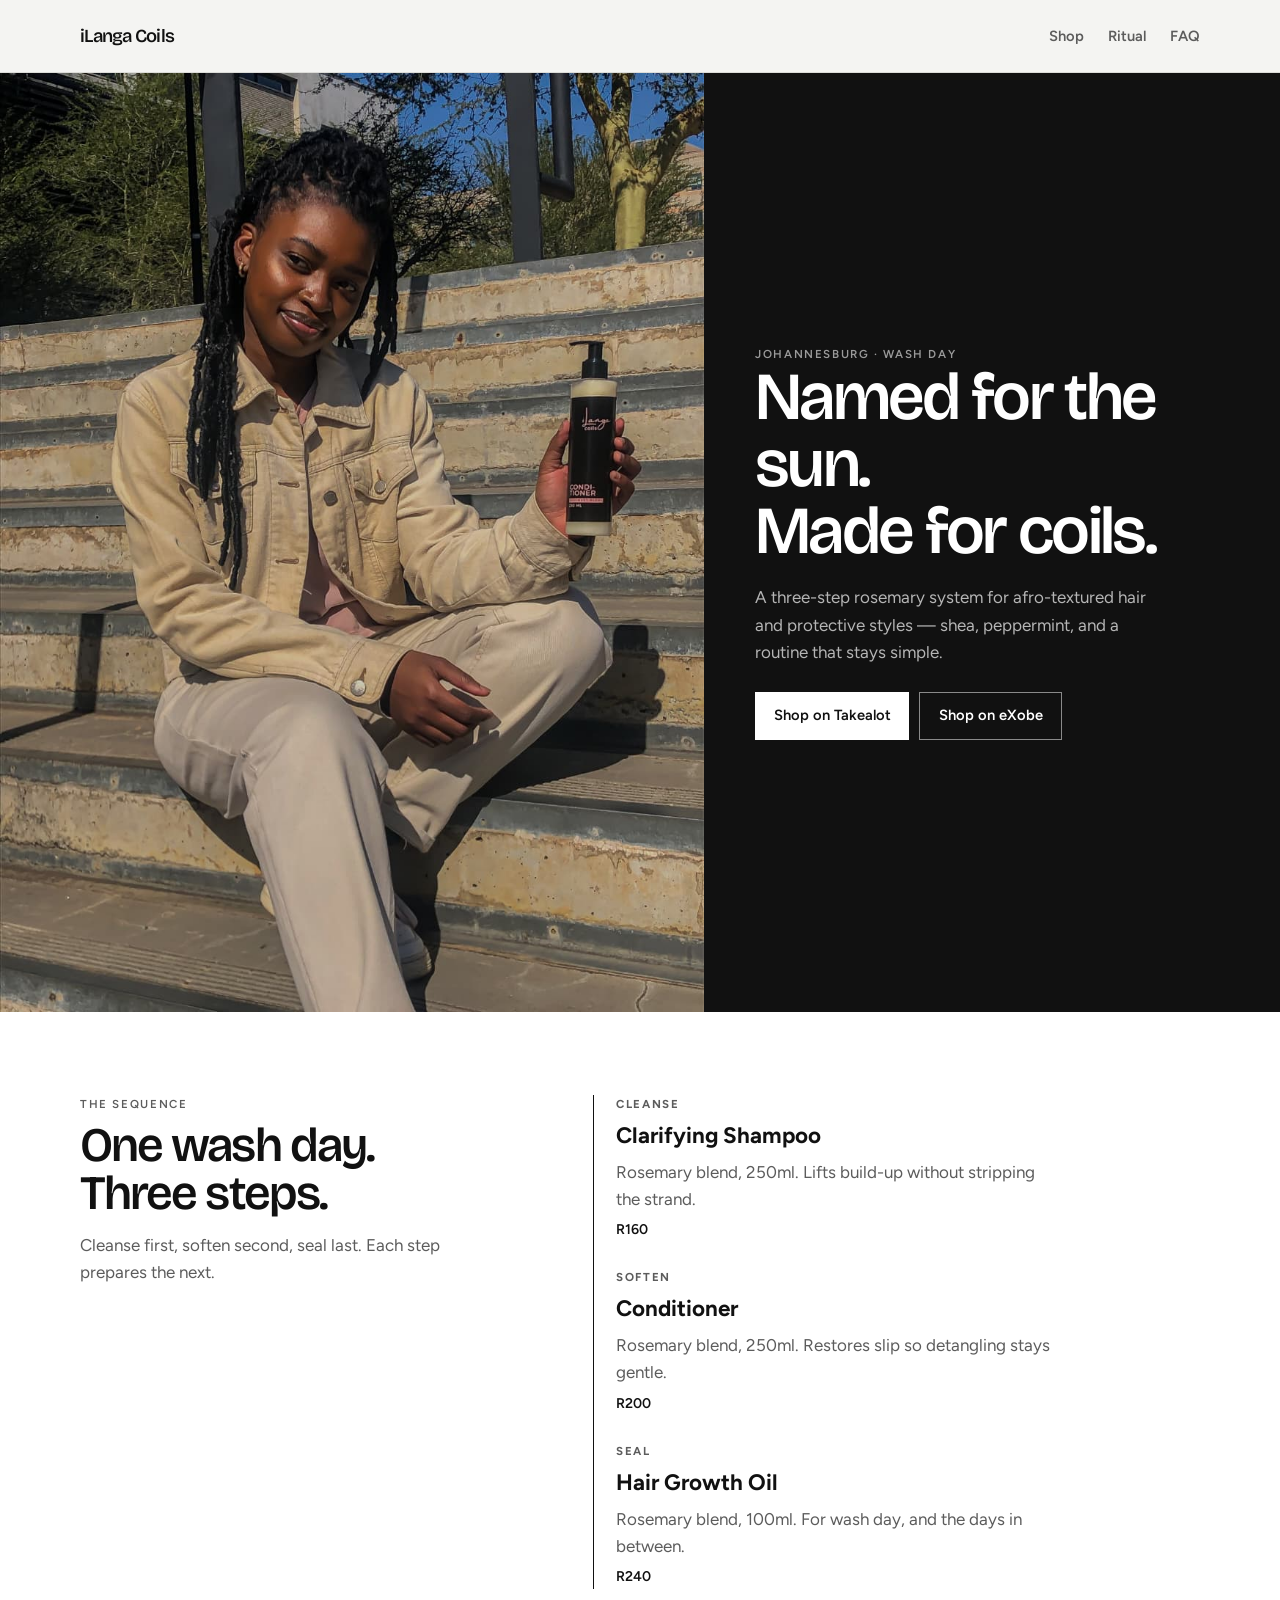
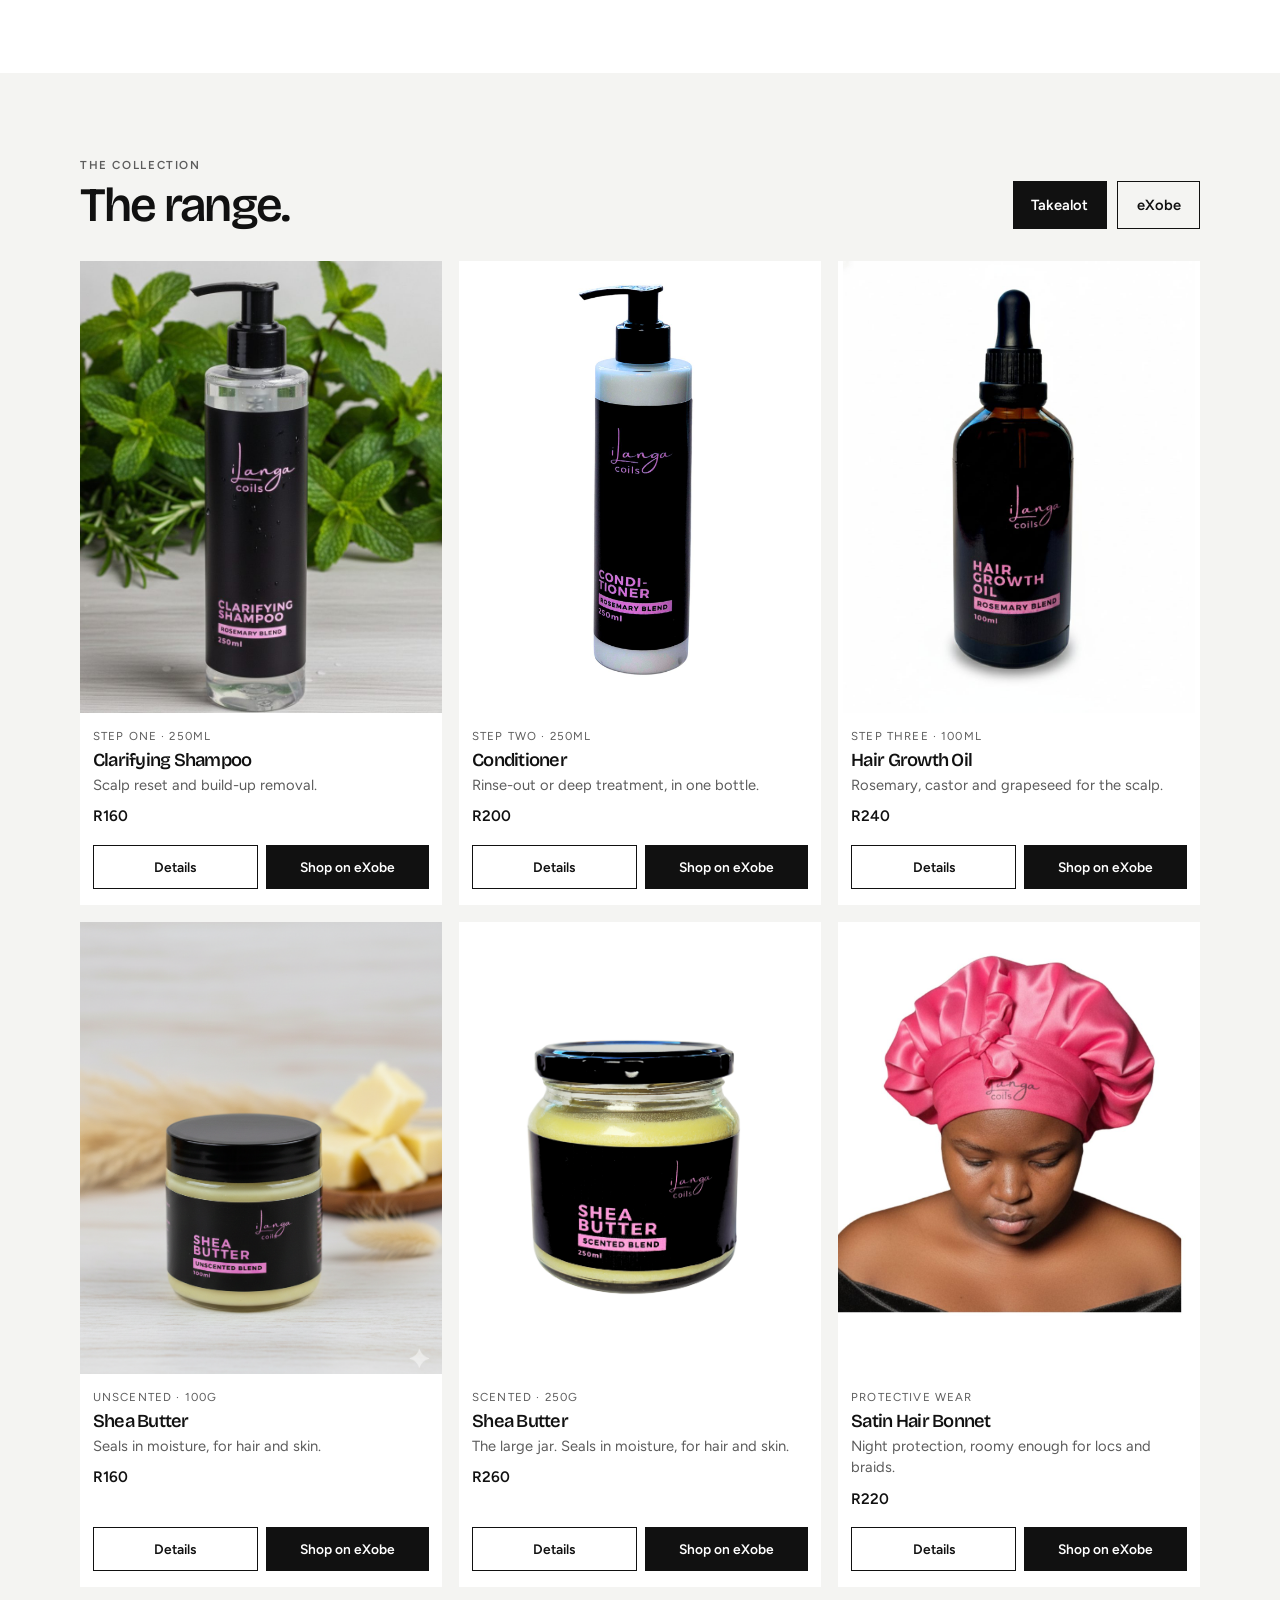
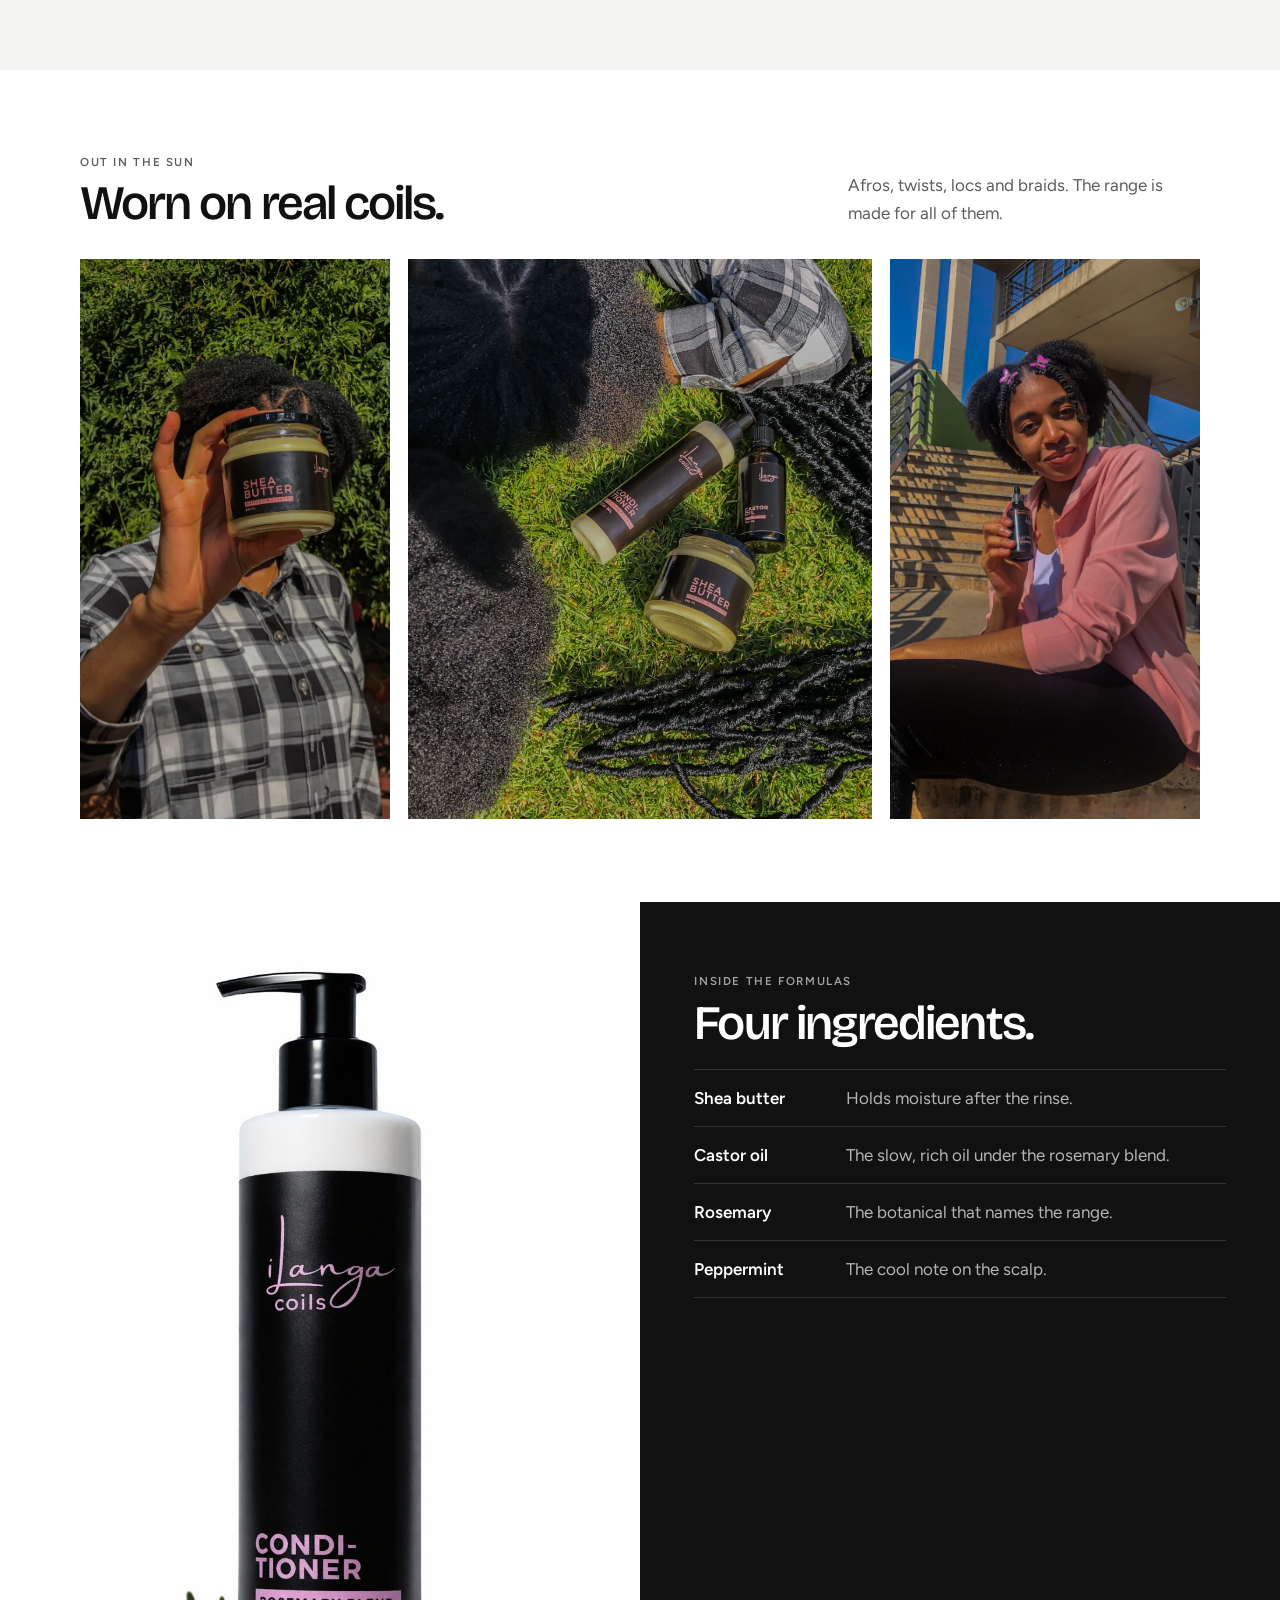
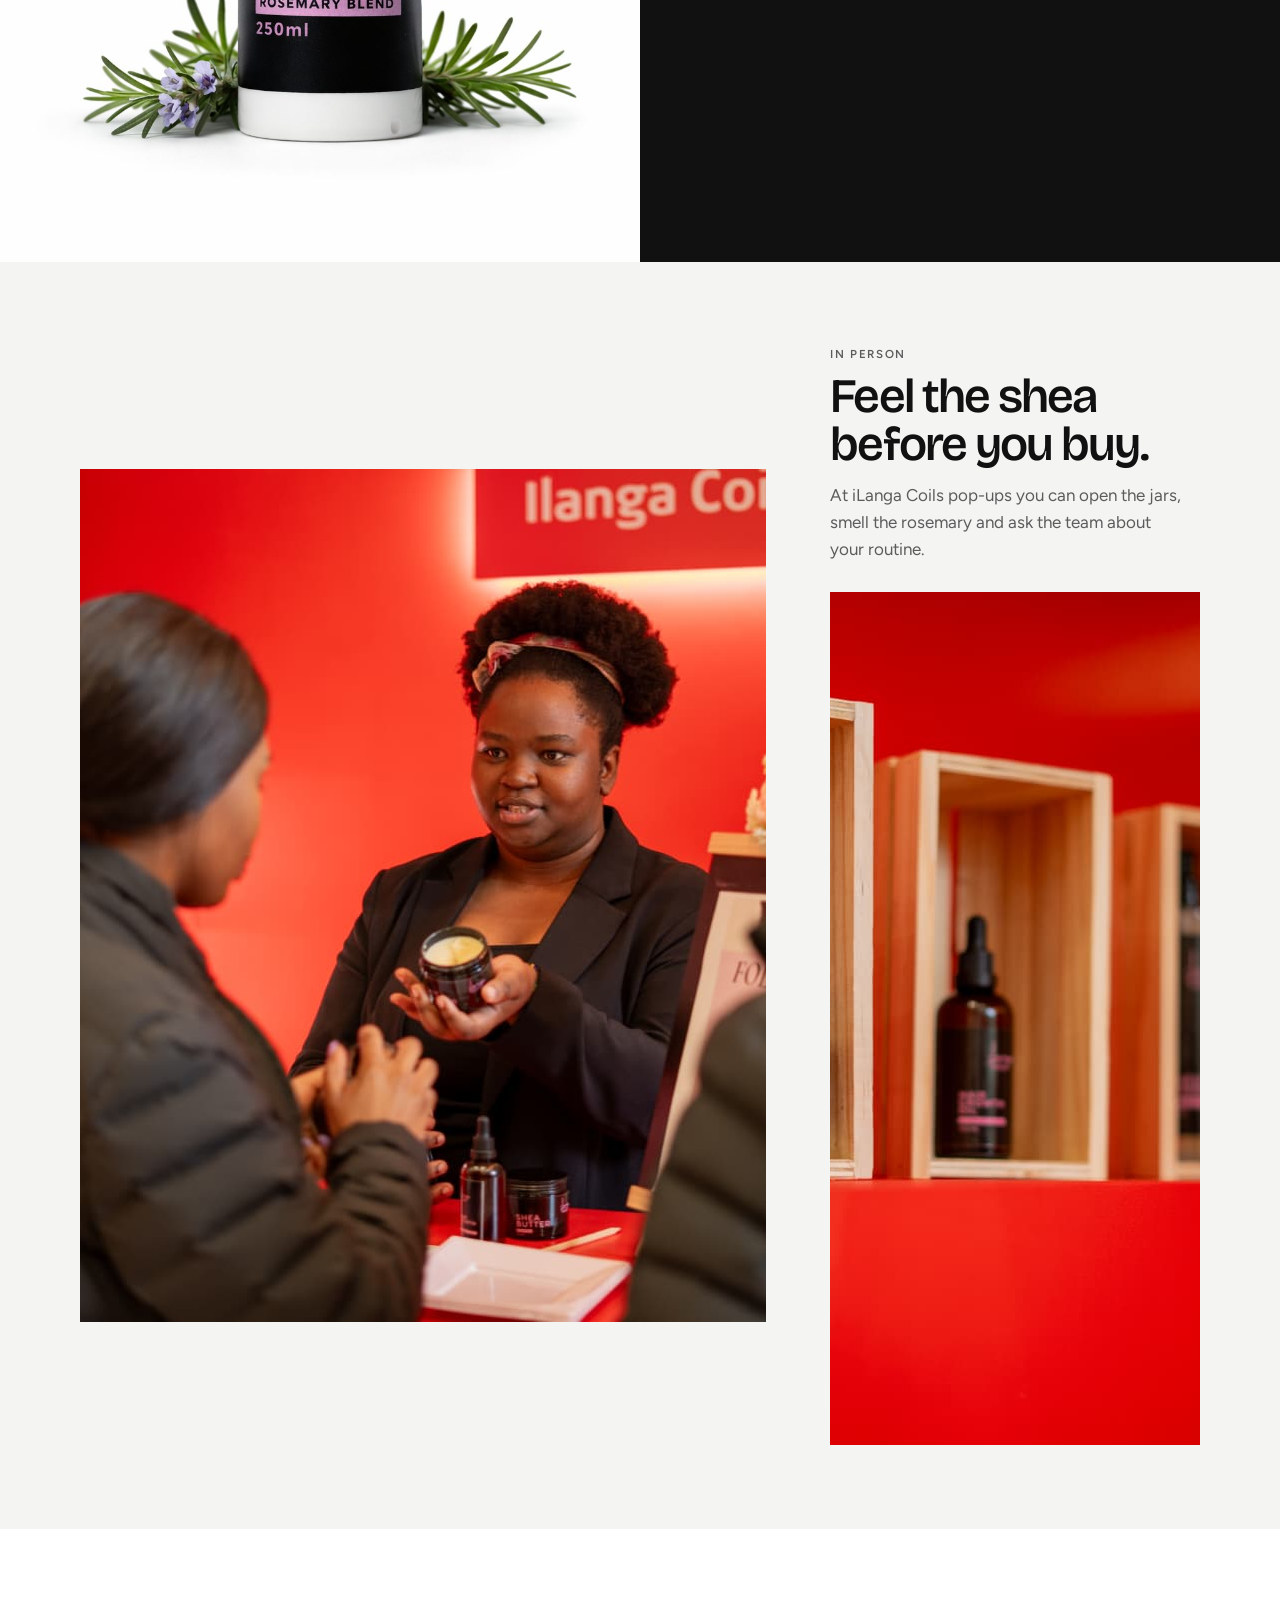
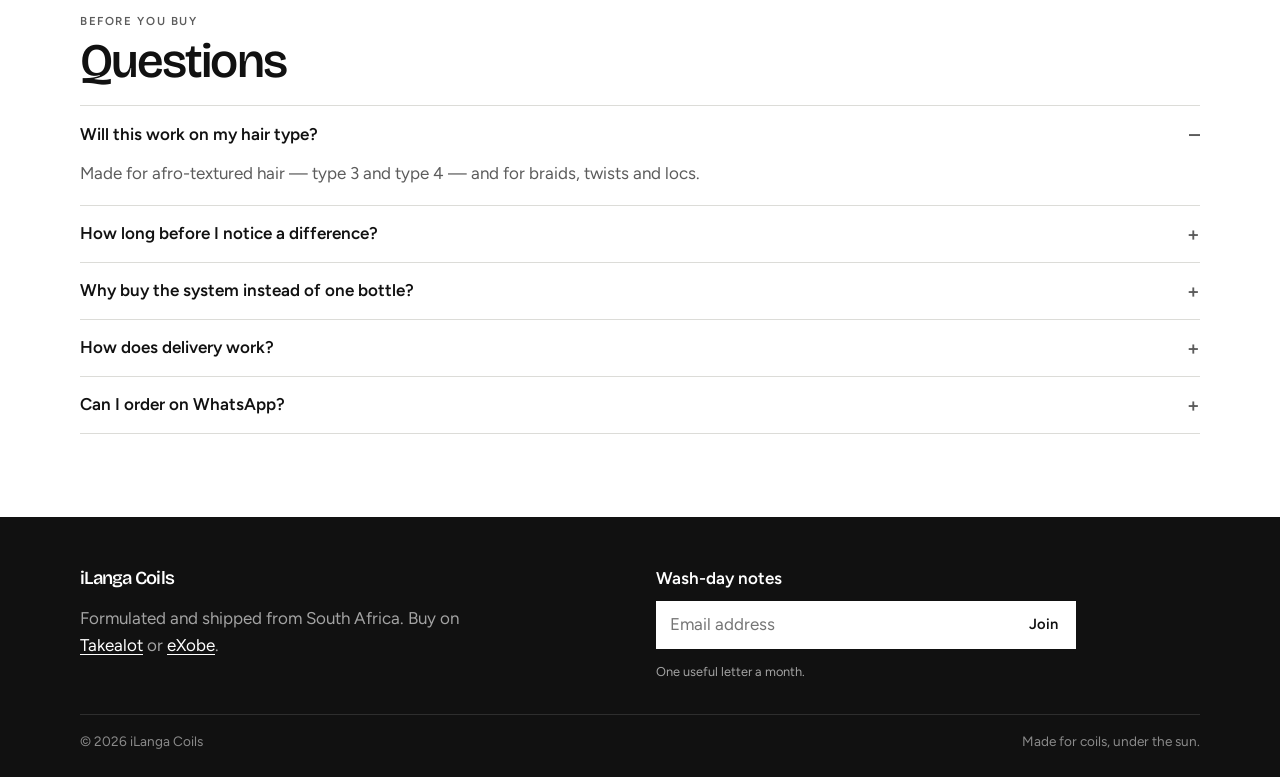
<file: index.html>
<!DOCTYPE html>
<html lang="en-ZA">
<head>
  <meta charset="UTF-8">
  <meta name="viewport" content="width=device-width, initial-scale=1.0">
  <meta name="description" content="iLanga Coils — a three-step wash-day system for coils, curls and protective styles. Made in South Africa.">
  <title>iLanga Coils</title>
  <link rel="preconnect" href="https://fonts.googleapis.com">
  <link rel="preconnect" href="https://fonts.gstatic.com" crossorigin>
  <link href="https://fonts.googleapis.com/css2?family=Bricolage+Grotesque:opsz,wght@12..96,400;12..96,560;12..96,700&family=Figtree:ital,wght@0,400;0,500;0,600;1,400&display=swap" rel="stylesheet">
  <link rel="stylesheet" href="styles.css">
</head>
<body>
  <a class="skip-link" href="#main">Skip to content</a>

  <header class="header">
    <div class="shell header-inner">
      <a class="logo" href="#home">iLanga Coils</a>

      <nav class="nav" id="nav">
        <a href="#shop">Shop</a>
        <a href="#ritual">Ritual</a>
        <a href="#faq">FAQ</a>
      </nav>

      <button class="menu-btn" id="menuBtn" type="button" aria-label="Open menu" aria-expanded="false" aria-controls="nav">
        <span></span><span></span>
      </button>
    </div>
  </header>

  <main id="main">
    <section class="hero" id="home">
      <div class="hero-photo">
        <img
          src="Lifestyle - Conditioner on Steps.jpeg"
          alt="Someone with long locs sitting on sunlit steps, holding a bottle of iLanga Coils conditioner"
          width="960"
          height="1280"
          fetchpriority="high"
        >
      </div>

      <div class="hero-panel">
        <p class="kicker">Johannesburg · wash day</p>
        <h1>Named for the sun.<br>Made for coils.</h1>
        <p class="lede">
          A three-step rosemary system for afro-textured hair and protective styles —
          shea, peppermint, and a routine that stays simple.
        </p>
        <div class="shop-links">
          <a class="btn" href="https://www.takealot.com/all?qsearch=iLanga+Coils" target="_blank" rel="noopener noreferrer">Shop on Takealot</a>
          <a class="btn btn-ghost" href="https://exobe.africa/products?brands=iLanga+Coils" target="_blank" rel="noopener noreferrer">Shop on eXobe</a>
        </div>
      </div>
    </section>

    <section class="ritual" id="ritual">
      <div class="shell ritual-inner">
        <div class="ritual-intro">
          <p class="kicker">The sequence</p>
          <h2>One wash day.<br>Three steps.</h2>
          <p>Cleanse first, soften second, seal last. Each step prepares the next.</p>
        </div>

        <ol class="path">
          <li>
            <b>Cleanse</b>
            <strong><a href="https://exobe.africa/product/ilanga-coils-clarifying-shampoo?scent=Unscented" target="_blank" rel="noopener noreferrer">Clarifying Shampoo</a></strong>
            <p>Rosemary blend, 250ml. Lifts build-up without stripping the strand.</p>
            <span>R160</span>
          </li>
          <li>
            <b>Soften</b>
            <strong><a href="https://exobe.africa/product/ilanga-coils-conditioner" target="_blank" rel="noopener noreferrer">Conditioner</a></strong>
            <p>Rosemary blend, 250ml. Restores slip so detangling stays gentle.</p>
            <span>R200</span>
          </li>
          <li>
            <b>Seal</b>
            <strong><a href="https://exobe.africa/product/ilanga-coils-hair-growth-oil?scent+=Vanilla+Scented" target="_blank" rel="noopener noreferrer">Hair Growth Oil</a></strong>
            <p>Rosemary blend, 100ml. For wash day, and the days in between.</p>
            <span>R240</span>
          </li>
        </ol>
      </div>
    </section>

    <section class="shop" id="shop">
      <div class="shell">
        <div class="shop-head">
          <div>
            <p class="kicker">The collection</p>
            <h2>The range.</h2>
          </div>
          <div class="shop-links">
            <a class="btn" href="https://www.takealot.com/all?qsearch=iLanga+Coils" target="_blank" rel="noopener noreferrer">Takealot</a>
            <a class="btn btn-ghost" href="https://exobe.africa/products?brands=iLanga+Coils" target="_blank" rel="noopener noreferrer">eXobe</a>
          </div>
        </div>

        <ul class="products">
          <li class="product">
            <button class="product-image fill" type="button" data-detail="shampoo" tabindex="-1" aria-hidden="true">
              <img src="Clarifying Shampoo - Rosemary Blend2.jpeg" alt="" width="700" height="900" loading="lazy">
            </button>
            <div class="product-meta">
              <p class="product-line">Step one · 250ml</p>
              <h3>Clarifying Shampoo</h3>
              <p class="product-tag">Scalp reset and build-up removal.</p>
              <span class="product-price">R160</span>
              <div class="product-actions">
                <button class="btn btn-ghost" type="button" data-detail="shampoo" aria-haspopup="dialog">Details</button>
                <a class="btn" href="https://exobe.africa/product/ilanga-coils-clarifying-shampoo?scent=Unscented" target="_blank" rel="noopener noreferrer">Shop on eXobe</a>
              </div>
            </div>
          </li>
          <li class="product">
            <button class="product-image" type="button" data-detail="conditioner" tabindex="-1" aria-hidden="true">
              <img src="Clarifying Conditioner - Rosemary Blend2.jpeg" alt="" width="700" height="900" loading="lazy">
            </button>
            <div class="product-meta">
              <p class="product-line">Step two · 250ml</p>
              <h3>Conditioner</h3>
              <p class="product-tag">Rinse-out or deep treatment, in one bottle.</p>
              <span class="product-price">R200</span>
              <div class="product-actions">
                <button class="btn btn-ghost" type="button" data-detail="conditioner" aria-haspopup="dialog">Details</button>
                <a class="btn" href="https://exobe.africa/product/ilanga-coils-conditioner" target="_blank" rel="noopener noreferrer">Shop on eXobe</a>
              </div>
            </div>
          </li>
          <li class="product">
            <button class="product-image" type="button" data-detail="oil" tabindex="-1" aria-hidden="true">
              <img src="Hair Growth Oil1.jpeg" alt="" width="700" height="900" loading="lazy">
            </button>
            <div class="product-meta">
              <p class="product-line">Step three · 100ml</p>
              <h3>Hair Growth Oil</h3>
              <p class="product-tag">Rosemary, castor and grapeseed for the scalp.</p>
              <span class="product-price">R240</span>
              <div class="product-actions">
                <button class="btn btn-ghost" type="button" data-detail="oil" aria-haspopup="dialog">Details</button>
                <a class="btn" href="https://exobe.africa/product/ilanga-coils-hair-growth-oil?scent+=Vanilla+Scented" target="_blank" rel="noopener noreferrer">Shop on eXobe</a>
              </div>
            </div>
          </li>
          <li class="product">
            <button class="product-image fill" type="button" data-detail="shea-small" tabindex="-1" aria-hidden="true">
              <img src="Premium Shea Butter Small1.png" alt="" width="700" height="900" loading="lazy">
            </button>
            <div class="product-meta">
              <p class="product-line">Unscented · 100g</p>
              <h3>Shea Butter</h3>
              <p class="product-tag">Seals in moisture, for hair and skin.</p>
              <span class="product-price">R160</span>
              <div class="product-actions">
                <button class="btn btn-ghost" type="button" data-detail="shea-small" aria-haspopup="dialog">Details</button>
                <a class="btn" href="https://exobe.africa/product/ilanga-coils-premium-shea-butter-small?scent=Unscented" target="_blank" rel="noopener noreferrer">Shop on eXobe</a>
              </div>
            </div>
          </li>
          <li class="product">
            <button class="product-image" type="button" data-detail="shea-large" tabindex="-1" aria-hidden="true">
              <img src="Premium Shea Butter Large1.png" alt="" width="700" height="900" loading="lazy">
            </button>
            <div class="product-meta">
              <p class="product-line">Scented · 250g</p>
              <h3>Shea Butter</h3>
              <p class="product-tag">The large jar. Seals in moisture, for hair and skin.</p>
              <span class="product-price">R260</span>
              <div class="product-actions">
                <button class="btn btn-ghost" type="button" data-detail="shea-large" aria-haspopup="dialog">Details</button>
                <a class="btn" href="https://exobe.africa/product/ilanga-coils-premium-shea-butter-large" target="_blank" rel="noopener noreferrer">Shop on eXobe</a>
              </div>
            </div>
          </li>
          <li class="product">
            <button class="product-image fill" type="button" data-detail="bonnet" tabindex="-1" aria-hidden="true">
              <img src="iLanga Coils Hair Bonnet2.jpeg" alt="" width="700" height="900" loading="lazy">
            </button>
            <div class="product-meta">
              <p class="product-line">Protective wear</p>
              <h3>Satin Hair Bonnet</h3>
              <p class="product-tag">Night protection, roomy enough for locs and braids.</p>
              <span class="product-price">R220</span>
              <div class="product-actions">
                <button class="btn btn-ghost" type="button" data-detail="bonnet" aria-haspopup="dialog">Details</button>
                <a class="btn" href="https://exobe.africa/product/ilanga-coils-hair-bonnet?scent=Unscented" target="_blank" rel="noopener noreferrer">Shop on eXobe</a>
              </div>
            </div>
          </li>
        </ul>
      </div>
    </section>

    <section class="gallery" aria-labelledby="galleryTitle">
      <div class="shell">
        <div class="gallery-head">
          <div>
            <p class="kicker">Out in the sun</p>
            <h2 id="galleryTitle">Worn on real coils.</h2>
          </div>
          <p>Afros, twists, locs and braids. The range is made for all of them.</p>
        </div>

        <div class="gallery-grid">
          <figure class="gallery-shea">
            <img src="Lifestyle - Shea Butter in Hand.jpeg" alt="A jar of whipped, scented iLanga Coils shea butter held up against a green hedge" width="960" height="1280" loading="lazy">
          </figure>
          <figure class="gallery-wide">
            <img src="Lifestyle - Range on Grass.jpeg" alt="Conditioner, shea butter and an oil bottle lying on the grass between an afro and long locs" width="1280" height="960" loading="lazy">
          </figure>
          <figure class="gallery-oil">
            <img src="Lifestyle - Castor Oil on Steps.jpeg" alt="Someone with a twisted-front afro and pink hair clips smiling on sunlit steps, holding an iLanga Coils oil bottle" width="960" height="1280" loading="lazy">
          </figure>
        </div>
      </div>
    </section>

    <section class="ingredients" id="ingredients">
      <div class="ingredients-photo">
        <img src="Clarifying Conditioner - Rosemary Blend1.jpeg" alt="Conditioner with rosemary sprigs" width="1000" height="1300" loading="lazy">
      </div>
      <div class="ingredients-copy">
        <p class="kicker light">Inside the formulas</p>
        <h2>Four ingredients.</h2>
        <dl>
          <div>
            <dt>Shea butter</dt>
            <dd>Holds moisture after the rinse.</dd>
          </div>
          <div>
            <dt>Castor oil</dt>
            <dd>The slow, rich oil under the rosemary blend.</dd>
          </div>
          <div>
            <dt>Rosemary</dt>
            <dd>The botanical that names the range.</dd>
          </div>
          <div>
            <dt>Peppermint</dt>
            <dd>The cool note on the scalp.</dd>
          </div>
        </dl>
      </div>
    </section>

    <section class="popup" aria-labelledby="popupTitle">
      <div class="shell popup-inner">
        <div class="popup-main">
          <img src="Pop-up - Shea Butter Demo.jpeg" alt="At the red iLanga Coils pop-up stand, a team member opens a jar of shea butter for two shoppers" width="1280" height="853" loading="lazy">
        </div>
        <div class="popup-copy">
          <p class="kicker">In person</p>
          <h2 id="popupTitle">Feel the shea before you buy.</h2>
          <p>At iLanga Coils pop-ups you can open the jars, smell the rosemary and ask the team about your routine.</p>
          <img src="Pop-up - Shelf Display.jpeg" alt="Shea butter and hair oil displayed in wooden crates on a red shelf" width="1280" height="853" loading="lazy">
        </div>
      </div>
    </section>

    <section class="faq" id="faq">
      <div class="shell">
        <p class="kicker">Before you buy</p>
        <h2>Questions</h2>
        <div class="faq-list">
          <details open>
            <summary>Will this work on my hair type?</summary>
            <p>Made for afro-textured hair — type 3 and type 4 — and for braids, twists and locs.</p>
          </details>
          <details>
            <summary>How long before I notice a difference?</summary>
            <p>Give a routine a full cycle. The first change is usually a better wash day, and less breakage.</p>
          </details>
          <details>
            <summary>Why buy the system instead of one bottle?</summary>
            <p>The three are meant to be used in order. The set also costs less than buying them apart.</p>
          </details>
          <details>
            <summary>How does delivery work?</summary>
            <p>Buy on Takealot or eXobe. Delivery follows their courier times.</p>
          </details>
          <details>
            <summary>Can I order on WhatsApp?</summary>
            <p>Yes. Send the order and a delivery address and the team can confirm it there.</p>
          </details>
        </div>
      </div>
    </section>
  </main>

  <footer class="footer">
    <div class="shell footer-grid">
      <div>
        <a class="logo" href="#home">iLanga Coils</a>
        <p>Formulated and shipped from South Africa. Buy on <a href="https://www.takealot.com/all?qsearch=iLanga+Coils" target="_blank" rel="noopener noreferrer">Takealot</a> or <a href="https://exobe.africa/products?brands=iLanga+Coils" target="_blank" rel="noopener noreferrer">eXobe</a>.</p>
      </div>
      <form id="newsletterForm" class="signup">
        <label for="email">Wash-day notes</label>
        <div class="signup-row">
          <input id="email" name="email" type="email" autocomplete="email" placeholder="Email address" required>
          <button class="btn" type="submit">Join</button>
        </div>
        <p class="signup-note" id="newsletterMessage">One useful letter a month.</p>
      </form>
    </div>
    <div class="shell footer-end">
      <span>© 2026 iLanga Coils</span>
      <span>Made for coils, under the sun.</span>
    </div>
  </footer>

  <dialog class="detail" id="detail" aria-labelledby="detailTitle">
    <button class="detail-close" id="detailClose" type="button" aria-label="Close">×</button>
    <div class="detail-content" id="detailContent"></div>
  </dialog>

  <!-- Product details, from the eXobe listings. Opened by the Details buttons. -->
  <template id="detail-shampoo">
    <div class="detail-image fill"><img src="Clarifying Shampoo - Rosemary Blend2.jpeg" alt="" width="700" height="900"></div>
    <div class="detail-body">
      <p class="kicker">Scalp reset · Build-up removal</p>
      <h2 id="detailTitle">Clarifying Shampoo</h2>
      <p class="detail-price">R160 · 250ml</p>
      <p>A deep-cleansing yet scalp-safe formula that removes product build-up, excess oils and environmental residue while keeping hair manageable. Designed for afro-textured hair, it restores freshness without over-drying.</p>
      <p>Laboratory testing confirms antioxidant activity, antibacterial and antifungal properties, and a pH of 5.54: effective, yet balanced for scalp health.</p>
      <div class="faq-list detail-list">
        <details open>
          <summary>Key benefits</summary>
          <ul>
            <li>Removes build-up and residue</li>
            <li>Refreshes the scalp and restores hair freshness</li>
            <li>Improves manageability and softness after cleansing</li>
            <li>Supports scalp hygiene and balance</li>
            <li>Ideal for protective styles and product-heavy routines</li>
          </ul>
        </details>
        <details>
          <summary>Botanical actives</summary>
          <ul>
            <li><b>Rosemary essential oil</b> — supports scalp clarity and freshness</li>
            <li><b>Peppermint essential oil</b> — invigorates the scalp and lifts cleansing performance</li>
          </ul>
        </details>
        <details>
          <summary>Texture and feel</summary>
          <p>A clear gel cleanser that rinses clean and leaves the scalp refreshed, without residue.</p>
        </details>
        <details>
          <summary>How to use</summary>
          <p>Use every 1–2 weeks. Apply to wet hair, massage into the scalp and rinse thoroughly. Avoid the eye area. Follow with iLanga Coils Conditioner. Store away from direct sunlight.</p>
        </details>
      </div>
      <a class="btn" href="https://exobe.africa/product/ilanga-coils-clarifying-shampoo?scent=Unscented" target="_blank" rel="noopener noreferrer">Shop on eXobe</a>
    </div>
  </template>

  <template id="detail-conditioner">
    <div class="detail-image"><img src="Clarifying Conditioner - Rosemary Blend2.jpeg" alt="" width="700" height="900"></div>
    <div class="detail-body">
      <p class="kicker">Conditioner · Deep treatment</p>
      <h2 id="detailTitle">Dual-Use Conditioner</h2>
      <p class="detail-price">R200 · 250ml</p>
      <p>A versatile conditioning formula for afro-textured and coily hair. Use it as a rinse-out conditioner or as an intensive deep treatment to restore softness, manageability and moisture balance.</p>
      <p>Rosemary and peppermint keep the scalp fresh while the formula smooths the cuticle and reduces frizz, without weighing hair down.</p>
      <div class="faq-list detail-list">
        <details open>
          <summary>Key benefits</summary>
          <ul>
            <li>Softens and detangles coily and textured hair</li>
            <li>Reduces frizz and improves manageability</li>
            <li>Restores moisture and shine</li>
            <li>Strengthens the hair fibre for less breakage</li>
            <li>Dual-use: daily conditioner or deep treatment</li>
            <li>Suitable for natural hair and protective styles</li>
          </ul>
        </details>
        <details>
          <summary>Why it works</summary>
          <p>Conditioning agents are paired with botanical actives that support hair fibre integrity. The balance allows frequent use, and gives deeper conditioning when left on longer.</p>
          <p>No sulfates. No parabens. No mineral oils.</p>
        </details>
        <details>
          <summary>Botanical actives</summary>
          <ul>
            <li><b>Rosemary essential oil</b> — supports scalp health and hair vitality</li>
            <li><b>Peppermint essential oil</b> — refreshes the scalp</li>
          </ul>
        </details>
        <details>
          <summary>Texture and feel</summary>
          <p>Rich and creamy, with excellent slip. Detangles easily and rinses clean, leaving hair soft, smooth and hydrated.</p>
        </details>
        <details>
          <summary>How to use</summary>
          <p><b>Rinse-out:</b> apply after shampooing, leave on for 5–10 minutes, then rinse.</p>
          <p><b>Deep treatment:</b> apply generously, cover with a plastic cap and leave on for 30–40 minutes. Rinse thoroughly.</p>
        </details>
      </div>
      <a class="btn" href="https://exobe.africa/product/ilanga-coils-conditioner" target="_blank" rel="noopener noreferrer">Shop on eXobe</a>
    </div>
  </template>

  <template id="detail-oil">
    <div class="detail-image"><img src="Hair Growth Oil1.jpeg" alt="" width="700" height="900"></div>
    <div class="detail-body">
      <p class="kicker">African botanicals · Precision-formulated</p>
      <h2 id="detailTitle">Rosemary Hair Growth Oil</h2>
      <p class="detail-price">R240 · 100ml</p>
      <p>Made to support visibly thicker, stronger hair by stimulating scalp circulation and supporting follicle health. Rosemary, known to encourage growth and reduce shedding, is blended with natural oils chosen to strengthen and condition.</p>
      <div class="faq-list detail-list">
        <details open>
          <summary>Key benefits</summary>
          <ul>
            <li>Boosts micro-circulation to stimulate the follicles</li>
            <li>Promotes stronger, denser growth</li>
            <li>Reduces breakage along the shaft and at the root</li>
            <li>Supports scalp comfort and balanced hydration</li>
            <li>Keeps hair healthy under protective styles</li>
          </ul>
        </details>
        <details>
          <summary>Ingredients</summary>
          <ul>
            <li><b>Rosemary oil</b> — stimulates circulation and follicle activity</li>
            <li><b>Castor oil</b> — rich in ricinoleic acid, for thickness and strength</li>
            <li><b>Grapeseed oil</b> — improves absorption and balances scalp oils</li>
            <li><b>Vitamin E</b> — antioxidant protection for the follicles</li>
          </ul>
          <p>No mineral oils, parabens, petrochemicals or fillers.</p>
        </details>
        <details>
          <summary>How to use</summary>
          <p>Apply directly to the scalp 3–4 times a week. Massage gently for 1–3 minutes to help absorption and blood flow. Consistent use over time gives the best results.</p>
        </details>
      </div>
      <a class="btn" href="https://exobe.africa/product/ilanga-coils-hair-growth-oil?scent+=Vanilla+Scented" target="_blank" rel="noopener noreferrer">Shop on eXobe</a>
    </div>
  </template>

  <template id="detail-shea-small">
    <div class="detail-image fill"><img src="Premium Shea Butter Small1.png" alt="" width="700" height="900"></div>
    <div class="detail-body">
      <p class="kicker">Nourishment · Barrier repair</p>
      <h2 id="detailTitle">Premium Shea Butter</h2>
      <p class="detail-price">R160 · Small, 100g · Unscented</p>
      <p>A concentrated moisture treatment for hair and skin. Pure, ethically sourced shea is blended with botanical emollients to form a protective barrier that seals in moisture and restores softness and elasticity.</p>
      <div class="faq-list detail-list">
        <details open>
          <summary>For coily hair</summary>
          <ul>
            <li>Seals in moisture to prevent dryness and breakage</li>
            <li>Softens coarse or tightly coiled textures</li>
            <li>Supports hydration under protective styles</li>
            <li>Smooths strands and reduces friction when combing</li>
            <li>Adds shine</li>
          </ul>
        </details>
        <details>
          <summary>For skin</summary>
          <ul>
            <li>Intensive moisture sealing for dry or sensitive skin</li>
            <li>Strengthens the natural moisture barrier</li>
            <li>Improves skin texture and suppleness</li>
            <li>Soothes rough areas like elbows, knees and hands</li>
            <li>Safe for daily use and after showering</li>
          </ul>
        </details>
        <details>
          <summary>Ingredients</summary>
          <ul>
            <li><b>Pure shea butter</b> — rich in fatty acids for elasticity and moisture retention</li>
            <li><b>Botanical oils</b> — support absorption and softness</li>
            <li><b>Vitamin E</b> — antioxidant protection for skin and hair</li>
          </ul>
          <p>No parabens, mineral oils or silicones.</p>
        </details>
        <details>
          <summary>Texture and feel</summary>
          <p>A dense balm that melts into a silky, lightweight oil on contact, for deep absorption and a satiny finish.</p>
        </details>
        <details>
          <summary>How to use</summary>
          <p><b>Hair:</b> apply to damp or freshly moisturised hair to lock in moisture. Ideal for ends and protective styles.</p>
          <p><b>Skin:</b> apply generously after lotion, or whenever you need to seal in moisture.</p>
        </details>
      </div>
      <a class="btn" href="https://exobe.africa/product/ilanga-coils-premium-shea-butter-small?scent=Unscented" target="_blank" rel="noopener noreferrer">Shop on eXobe</a>
    </div>
  </template>

  <template id="detail-shea-large">
    <div class="detail-image"><img src="Premium Shea Butter Large1.png" alt="" width="700" height="900"></div>
    <div class="detail-body">
      <p class="kicker">Nourishment · Barrier repair</p>
      <h2 id="detailTitle">Premium Shea Butter</h2>
      <p class="detail-price">R260 · Large, 250g · Scented</p>
      <p>A concentrated moisture treatment for hair and skin. Pure, ethically sourced shea is blended with botanical emollients to form a protective barrier that seals in moisture and restores softness and elasticity.</p>
      <div class="faq-list detail-list">
        <details open>
          <summary>For coily hair</summary>
          <ul>
            <li>Seals in moisture to prevent dryness and breakage</li>
            <li>Softens coarse or tightly coiled textures</li>
            <li>Supports hydration under protective styles</li>
            <li>Smooths strands and reduces friction when combing</li>
            <li>Adds shine</li>
          </ul>
        </details>
        <details>
          <summary>For skin</summary>
          <ul>
            <li>Intensive moisture sealing for dry or sensitive skin</li>
            <li>Strengthens the natural moisture barrier</li>
            <li>Improves skin texture and suppleness</li>
            <li>Soothes rough areas like elbows, knees and hands</li>
            <li>Safe for daily use and after showering</li>
          </ul>
        </details>
        <details>
          <summary>Ingredients</summary>
          <ul>
            <li><b>Pure shea butter</b> — rich in fatty acids for elasticity and moisture retention</li>
            <li><b>Botanical oils</b> — support absorption and softness</li>
            <li><b>Vitamin E</b> — antioxidant protection for skin and hair</li>
          </ul>
          <p>No parabens, mineral oils or silicones.</p>
        </details>
        <details>
          <summary>Texture and feel</summary>
          <p>A dense balm that melts into a silky, lightweight oil on contact, for deep absorption and a satiny finish.</p>
        </details>
        <details>
          <summary>How to use</summary>
          <p><b>Hair:</b> apply to damp or freshly moisturised hair to lock in moisture. Ideal for ends and protective styles.</p>
          <p><b>Skin:</b> apply generously after lotion, or whenever you need to seal in moisture.</p>
        </details>
      </div>
      <a class="btn" href="https://exobe.africa/product/ilanga-coils-premium-shea-butter-large" target="_blank" rel="noopener noreferrer">Shop on eXobe</a>
    </div>
  </template>

  <template id="detail-bonnet">
    <div class="detail-image fill"><img src="iLanga Coils Hair Bonnet2.jpeg" alt="" width="700" height="900"></div>
    <div class="detail-body">
      <p class="kicker">Night protection</p>
      <h2 id="detailTitle">Premium Satin Hair Bonnet</h2>
      <p class="detail-price">R220</p>
      <p>Protects hair while you sleep: holds in moisture, reduces breakage and keeps styles fresh for longer. High-quality satin and a wide comfort band mean it stays kind to your hair and comfortable all night.</p>
      <p>The high-volume shape fits braids, locs, twists and thick natural hair with ease.</p>
      <div class="faq-list detail-list">
        <details open>
          <summary>Key features</summary>
          <ul>
            <li><b>Premium satin</b> — less friction between hair and fabric, so fewer split ends, less frizz and less moisture loss</li>
            <li><b>Wide comfort band</b> — stays put without pulling on edges or causing headaches</li>
            <li><b>High-volume design</b> — fits braids, locs, twists and thick hair without flattening styles</li>
            <li><b>Washable and durable</b> — keeps its shine and softness after repeated washing</li>
          </ul>
        </details>
      </div>
      <a class="btn" href="https://exobe.africa/product/ilanga-coils-hair-bonnet?scent=Unscented" target="_blank" rel="noopener noreferrer">Shop on eXobe</a>
    </div>
  </template>

  <script src="script.js"></script>
</body>
</html>
</file>
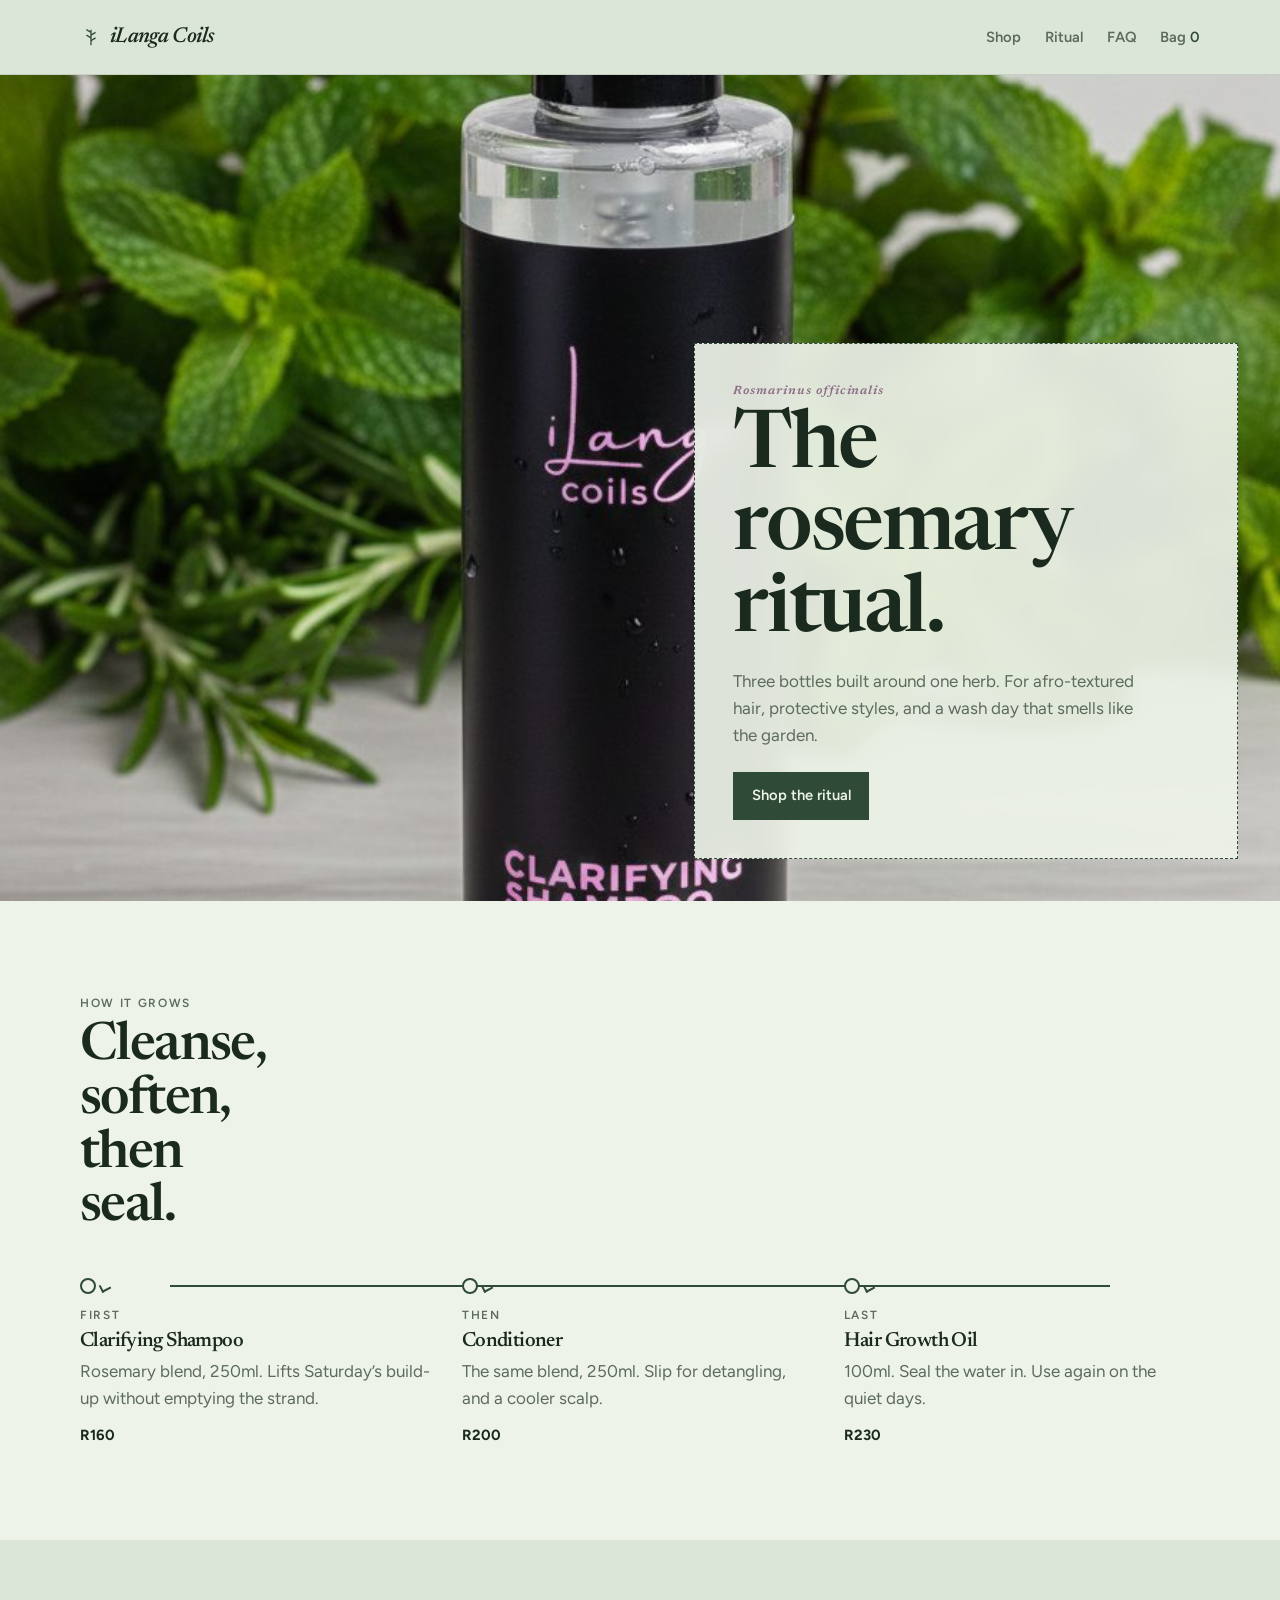
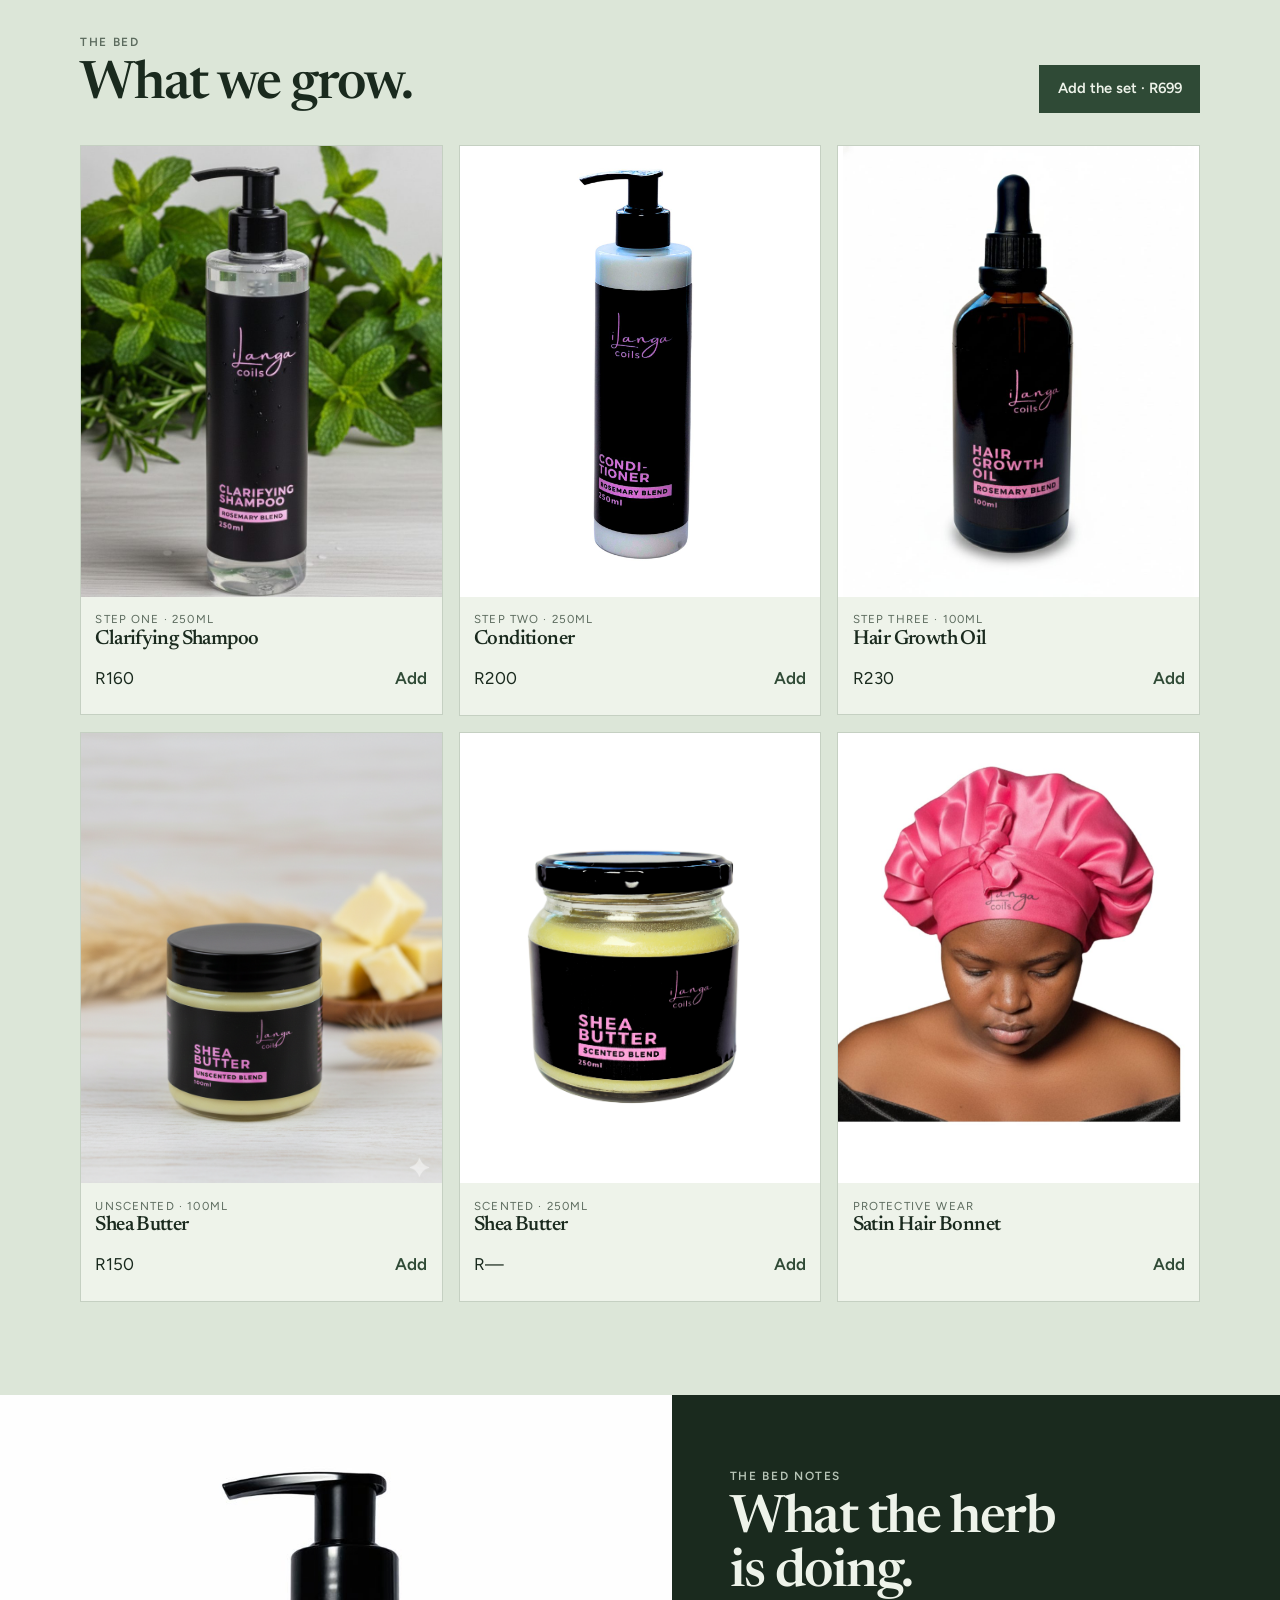
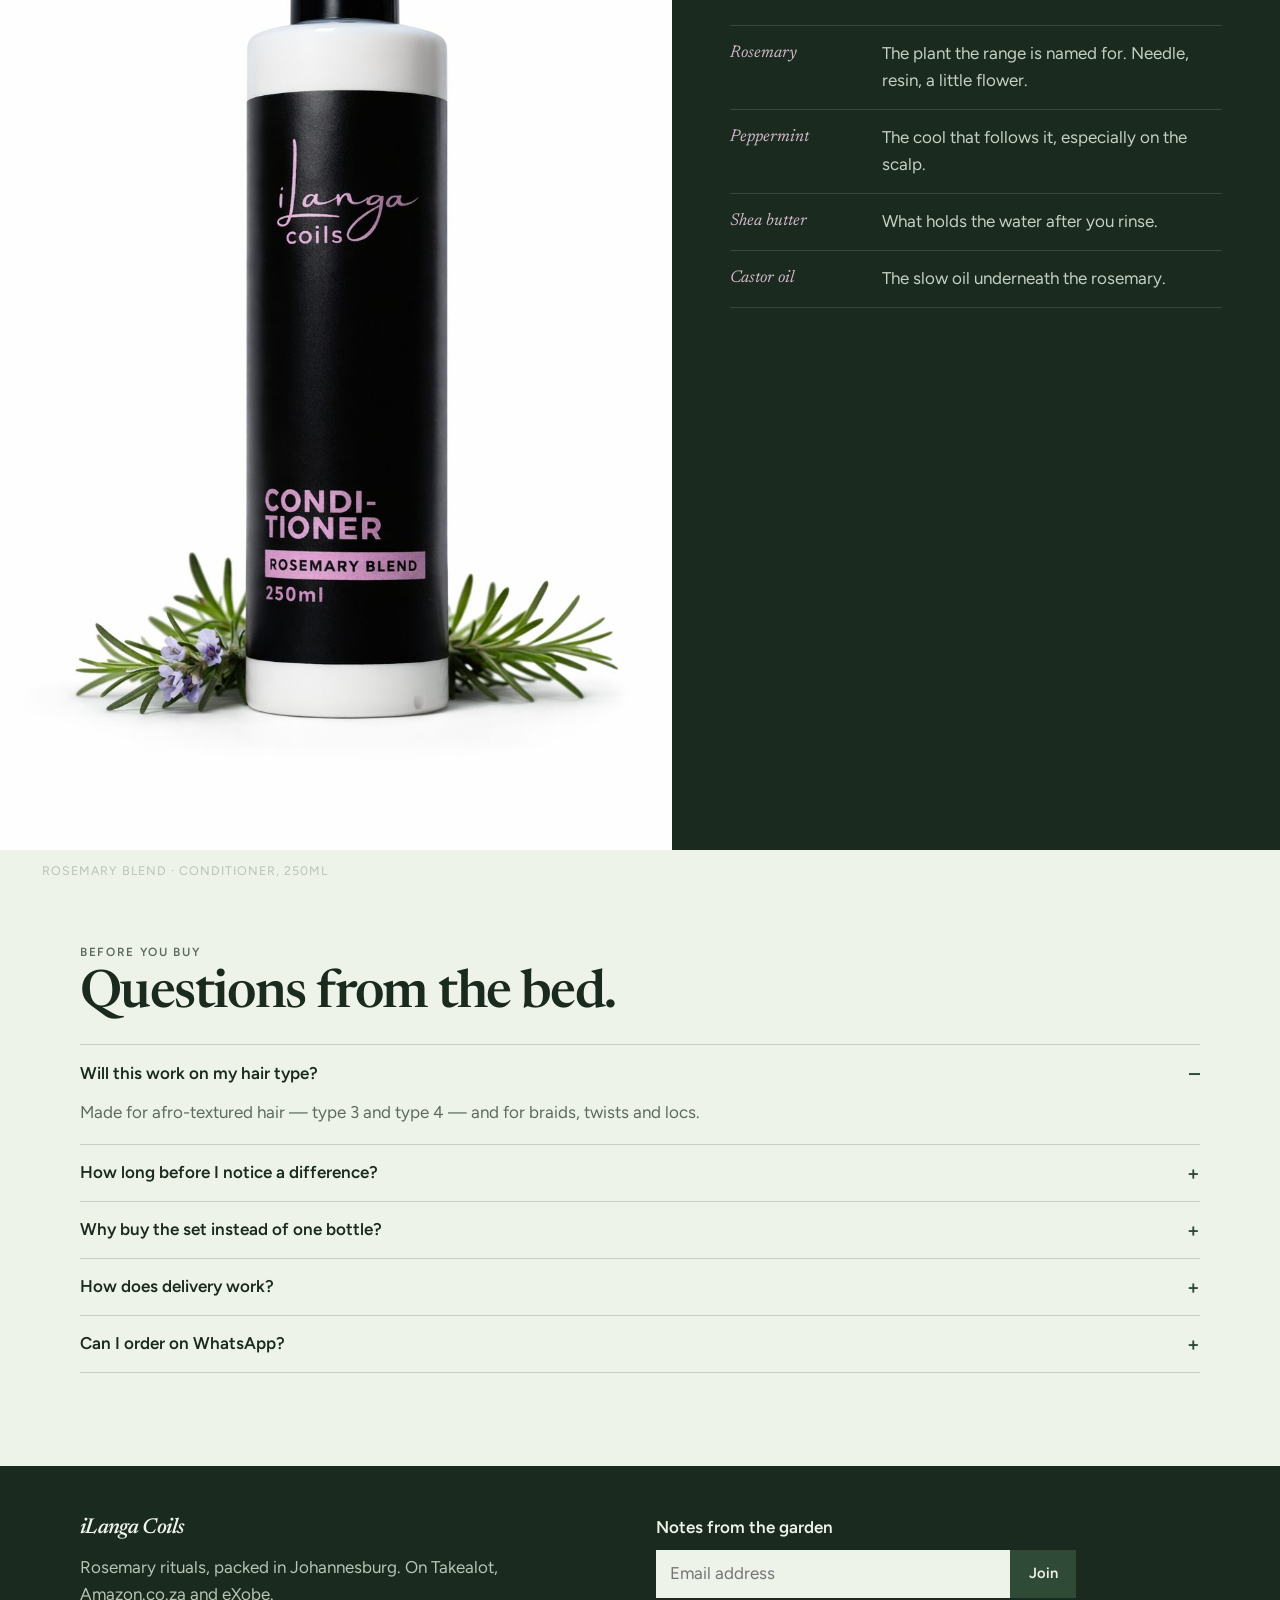
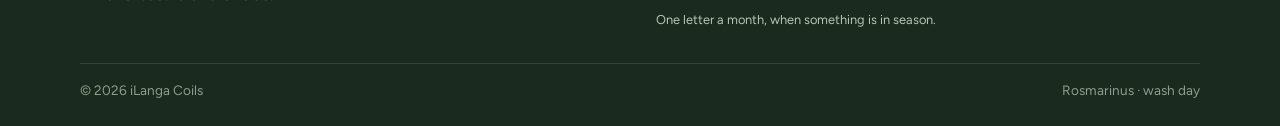
<file: rosemary.html>
<!DOCTYPE html>
<html lang="en-ZA">
<head>
  <meta charset="UTF-8">
  <meta name="viewport" content="width=device-width, initial-scale=1.0">
  <meta name="description" content="iLanga Coils — the rosemary ritual for coils, curls and protective styles. Made in South Africa.">
  <title>iLanga Coils — Rosemary</title>
  <link rel="preconnect" href="https://fonts.googleapis.com">
  <link rel="preconnect" href="https://fonts.gstatic.com" crossorigin>
  <link href="https://fonts.googleapis.com/css2?family=Figtree:ital,wght@0,400;0,500;0,600;1,400&family=Newsreader:ital,opsz,wght@0,6..72,400;0,6..72,560;1,6..72,400;1,6..72,560&display=swap" rel="stylesheet">
  <link rel="stylesheet" href="styles-rosemary.css">
</head>
<body>
  <a class="skip-link" href="#main">Skip to content</a>

  <header class="header">
    <div class="shell header-inner">
      <a class="logo" href="#home">
        <svg class="sprig" viewBox="0 0 24 24" aria-hidden="true">
          <path d="M12 21V4" fill="none" stroke="currentColor" stroke-width="1.4"/>
          <path d="M12 7l-5-3M12 10l5-3M12 13l-5-3M12 16l5-3" fill="none" stroke="currentColor" stroke-width="1.4"/>
        </svg>
        iLanga Coils
      </a>

      <nav class="nav" id="nav">
        <a href="#shop">Shop</a>
        <a href="#ritual">Ritual</a>
        <a href="#faq">FAQ</a>
      </nav>

      <button class="cart-btn" id="cartButton" type="button">
        Bag <span id="cartCount">0</span>
      </button>

      <button class="menu-btn" id="menuBtn" type="button" aria-label="Open menu" aria-expanded="false" aria-controls="nav">
        <span></span><span></span>
      </button>
    </div>
  </header>

  <main id="main">
    <section class="hero" id="home">
      <img
        class="hero-bg"
        src="Clarifying Shampoo - Rosemary Blend.jpeg"
        alt=""
        width="1400"
        height="1600"
        fetchpriority="high"
      >
      <div class="hero-card">
        <p class="latin">Rosmarinus officinalis</p>
        <h1>The rosemary<br>ritual.</h1>
        <p class="lede">
          Three bottles built around one herb. For afro-textured hair,
          protective styles, and a wash day that smells like the garden.
        </p>
        <a class="btn" href="#shop">Shop the ritual</a>
      </div>
    </section>

    <section class="ritual" id="ritual">
      <div class="shell">
        <div class="ritual-head">
          <p class="kicker">How it grows</p>
          <h2>Cleanse, soften,<br>then seal.</h2>
        </div>

        <ol class="stem">
          <li>
            <span class="node" aria-hidden="true"></span>
            <p class="step">First</p>
            <h3>Clarifying Shampoo</h3>
            <p>Rosemary blend, 250ml. Lifts Saturday’s build-up without emptying the strand.</p>
            <b>R160</b>
          </li>
          <li>
            <span class="node" aria-hidden="true"></span>
            <p class="step">Then</p>
            <h3>Conditioner</h3>
            <p>The same blend, 250ml. Slip for detangling, and a cooler scalp.</p>
            <b>R200</b>
          </li>
          <li>
            <span class="node" aria-hidden="true"></span>
            <p class="step">Last</p>
            <h3>Hair Growth Oil</h3>
            <p>100ml. Seal the water in. Use again on the quiet days.</p>
            <b>R230</b>
          </li>
        </ol>
      </div>
    </section>

    <section class="shop" id="shop">
      <div class="shell">
        <div class="shop-head">
          <div>
            <p class="kicker">The bed</p>
            <h2>What we grow.</h2>
          </div>
          <button class="btn" type="button" data-product="3-Step Growth System">Add the set · R699</button>
        </div>

        <ul class="packets">
          <li>
            <article class="packet">
              <div class="packet-art fill">
                <img src="Clarifying Shampoo - Rosemary Blend2.jpeg" alt="Clarifying Shampoo, rosemary blend, 250ml" width="700" height="900" loading="lazy">
              </div>
              <div class="packet-label">
                <p>Step one · 250ml</p>
                <h3>Clarifying Shampoo</h3>
                <div><span>R160</span><button type="button" data-product="Clarifying Shampoo">Add</button></div>
              </div>
            </article>
          </li>
          <li>
            <article class="packet">
              <div class="packet-art">
                <img src="Clarifying Conditioner - Rosemary Blend2.jpeg" alt="Conditioner, rosemary blend, 250ml" width="700" height="900" loading="lazy">
              </div>
              <div class="packet-label">
                <p>Step two · 250ml</p>
                <h3>Conditioner</h3>
                <div><span>R200</span><button type="button" data-product="Conditioner">Add</button></div>
              </div>
            </article>
          </li>
          <li>
            <article class="packet">
              <div class="packet-art">
                <img src="Hair Growth Oil1.jpeg" alt="Hair Growth Oil, 100ml" width="700" height="900" loading="lazy">
              </div>
              <div class="packet-label">
                <p>Step three · 100ml</p>
                <h3>Hair Growth Oil</h3>
                <div><span>R230</span><button type="button" data-product="Hair Growth Oil">Add</button></div>
              </div>
            </article>
          </li>
          <li>
            <article class="packet">
              <div class="packet-art fill">
                <img src="Premium Shea Butter Small1.png" alt="Shea butter, unscented, 100ml" width="700" height="900" loading="lazy">
              </div>
              <div class="packet-label">
                <p>Unscented · 100ml</p>
                <h3>Shea Butter</h3>
                <div><span>R150</span><button type="button" data-product="Shea Butter 100ml">Add</button></div>
              </div>
            </article>
          </li>
          <li>
            <article class="packet">
              <div class="packet-art">
                <img src="Premium Shea Butter Large1.png" alt="Shea butter, scented, 250ml" width="700" height="900" loading="lazy">
              </div>
              <div class="packet-label">
                <p>Scented · 250ml</p>
                <h3>Shea Butter</h3>
                <div><span>R—</span><button type="button" data-product="Shea Butter 250ml">Add</button></div>
              </div>
            </article>
          </li>
          <li>
            <article class="packet">
              <div class="packet-art fill">
                <img src="iLanga Coils Hair Bonnet2.jpeg" alt="Satin hair bonnet, worn" width="700" height="900" loading="lazy">
              </div>
              <div class="packet-label">
                <p>Protective wear</p>
                <h3>Satin Hair Bonnet</h3>
                <div><span></span><button type="button" data-product="Satin Hair Bonnet">Add</button></div>
              </div>
            </article>
          </li>
        </ul>
      </div>
    </section>

    <section class="herbarium" id="ingredients">
      <figure class="specimen">
        <img src="Clarifying Conditioner - Rosemary Blend1.jpeg" alt="Conditioner with rosemary sprigs" width="1000" height="1300" loading="lazy">
        <figcaption>Rosemary blend · conditioner, 250ml</figcaption>
      </figure>
      <div class="notes">
        <p class="kicker">The bed notes</p>
        <h2>What the herb<br>is doing.</h2>
        <dl>
          <div>
            <dt>Rosemary</dt>
            <dd>The plant the range is named for. Needle, resin, a little flower.</dd>
          </div>
          <div>
            <dt>Peppermint</dt>
            <dd>The cool that follows it, especially on the scalp.</dd>
          </div>
          <div>
            <dt>Shea butter</dt>
            <dd>What holds the water after you rinse.</dd>
          </div>
          <div>
            <dt>Castor oil</dt>
            <dd>The slow oil underneath the rosemary.</dd>
          </div>
        </dl>
      </div>
    </section>

    <section class="faq" id="faq">
      <div class="shell">
        <p class="kicker">Before you buy</p>
        <h2>Questions from the bed.</h2>
        <div class="faq-list">
          <details open>
            <summary>Will this work on my hair type?</summary>
            <p>Made for afro-textured hair — type 3 and type 4 — and for braids, twists and locs.</p>
          </details>
          <details>
            <summary>How long before I notice a difference?</summary>
            <p>Give a routine a full cycle. The first change is usually a better wash day, and less breakage.</p>
          </details>
          <details>
            <summary>Why buy the set instead of one bottle?</summary>
            <p>The three are meant to be used in order. The set also costs less than buying them apart.</p>
          </details>
          <details>
            <summary>How does delivery work?</summary>
            <p>Nationwide. Courier timing is confirmed with your order. Free over R650.</p>
          </details>
          <details>
            <summary>Can I order on WhatsApp?</summary>
            <p>Yes. Send the order and a delivery address and the team can confirm it there.</p>
          </details>
        </div>
      </div>
    </section>
  </main>

  <footer class="footer">
    <div class="shell footer-grid">
      <div>
        <a class="logo" href="#home">iLanga Coils</a>
        <p>Rosemary rituals, packed in Johannesburg. On Takealot, Amazon.co.za and eXobe.</p>
      </div>
      <form id="newsletterForm" class="signup">
        <label for="email">Notes from the garden</label>
        <div class="signup-row">
          <input id="email" name="email" type="email" autocomplete="email" placeholder="Email address" required>
          <button class="btn" type="submit">Join</button>
        </div>
        <p class="signup-note" id="newsletterMessage">One letter a month, when something is in season.</p>
      </form>
    </div>
    <div class="shell footer-end">
      <span>© 2026 iLanga Coils</span>
      <span>Rosmarinus · wash day</span>
    </div>
  </footer>

  <div class="toast" id="toast" role="status" aria-live="polite"></div>
  <script src="script.js"></script>
</body>
</html>
</file>
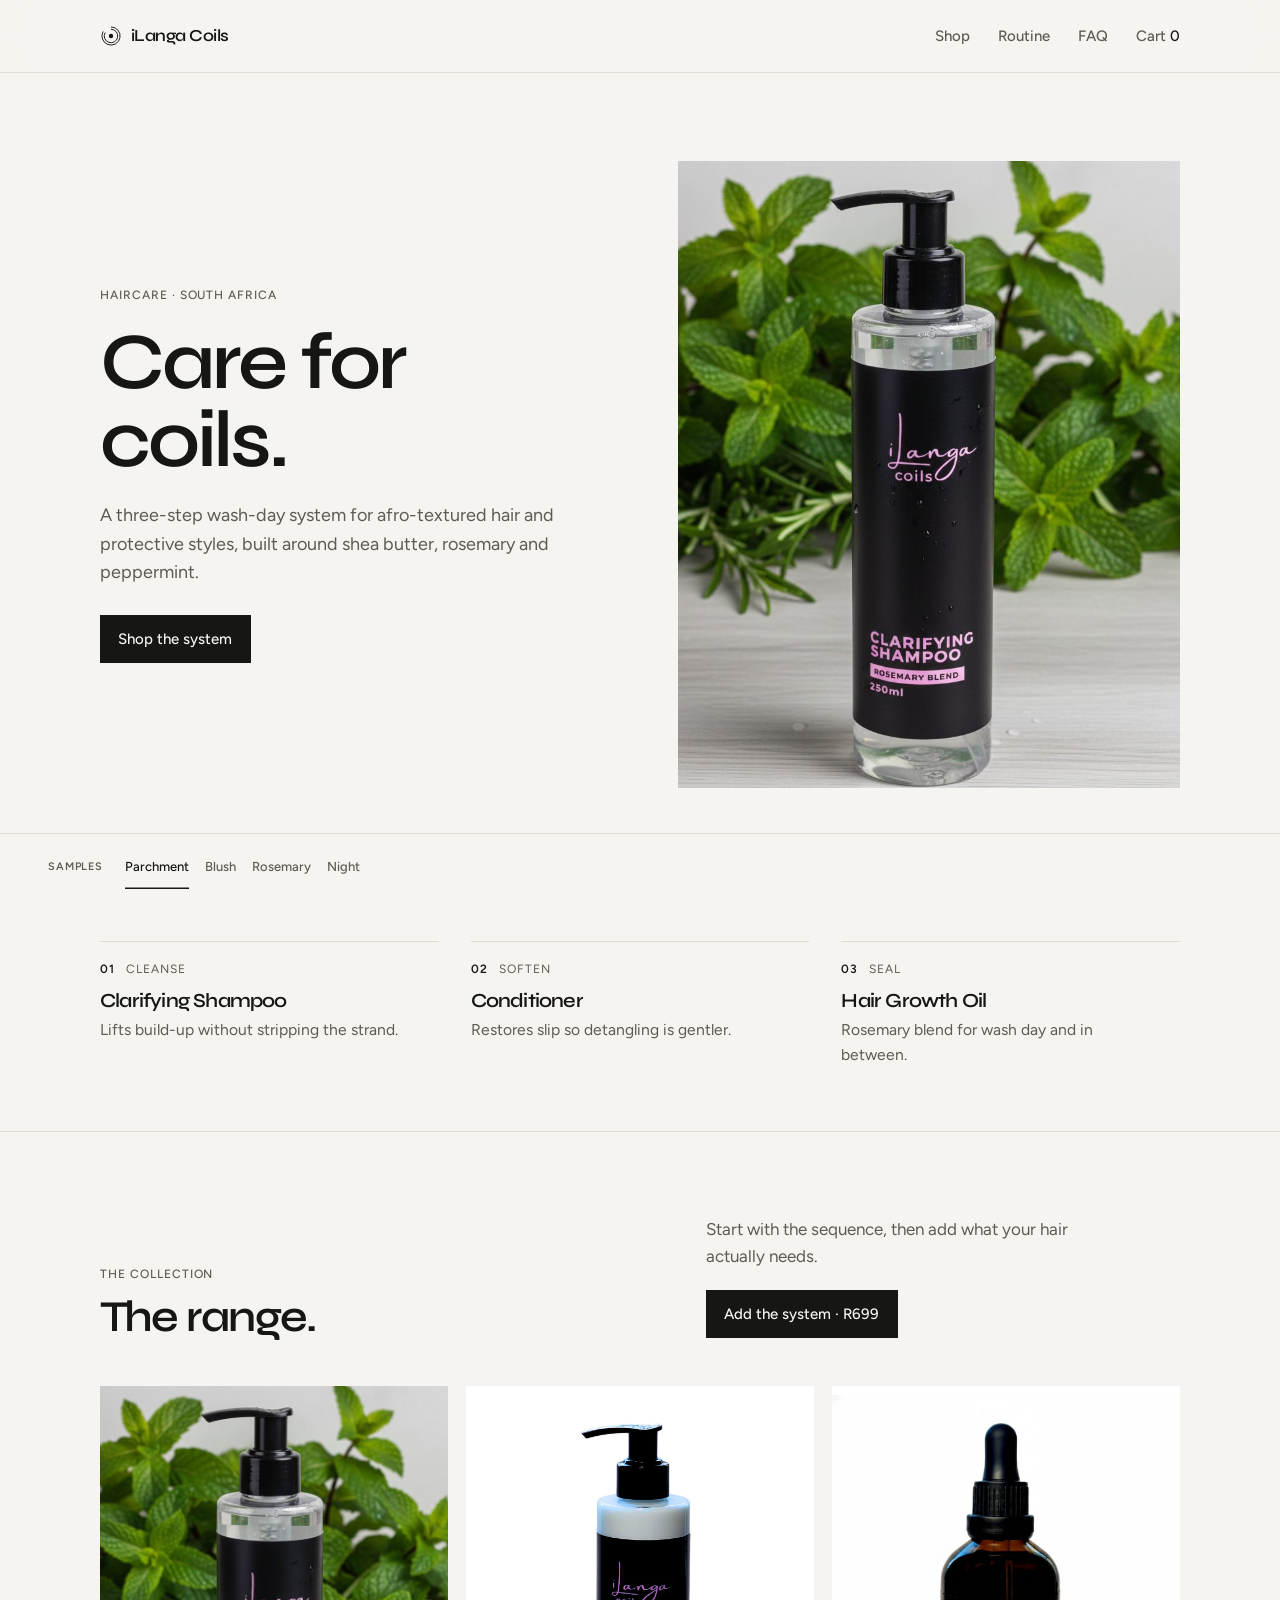
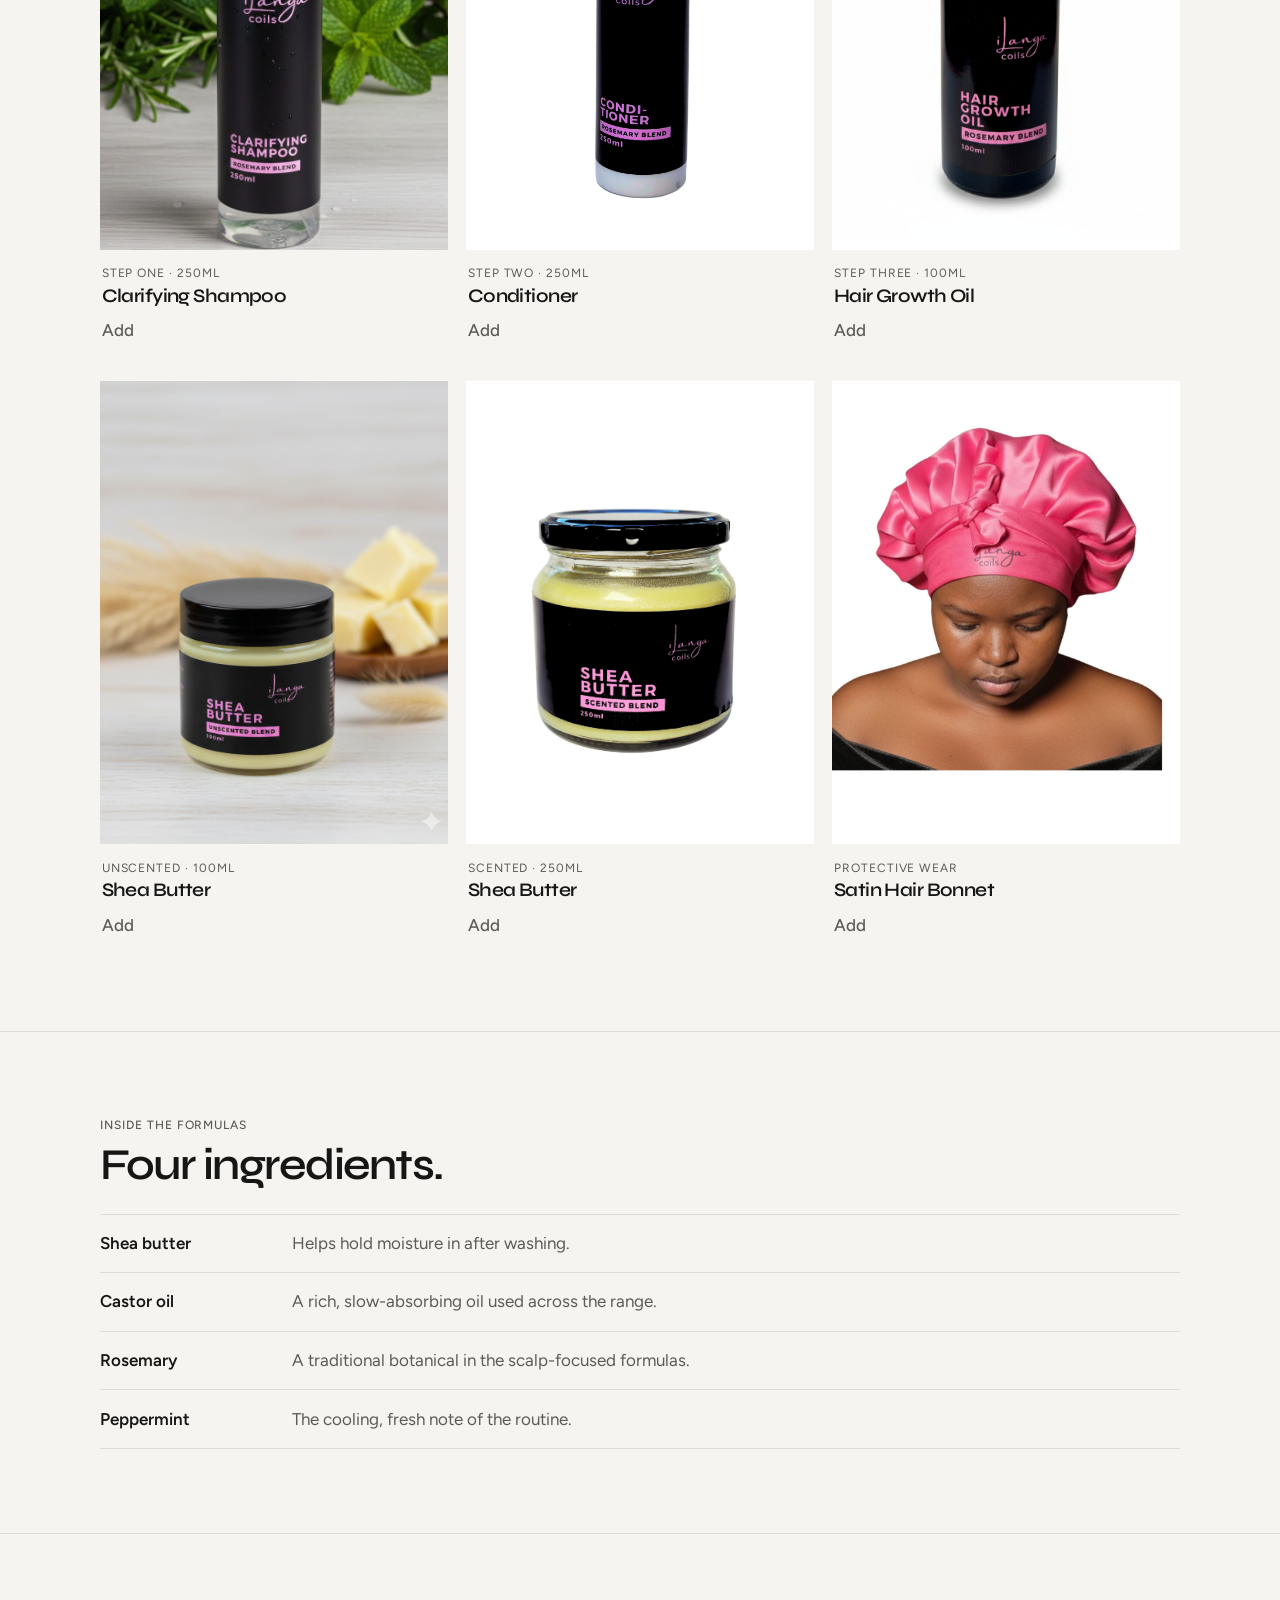
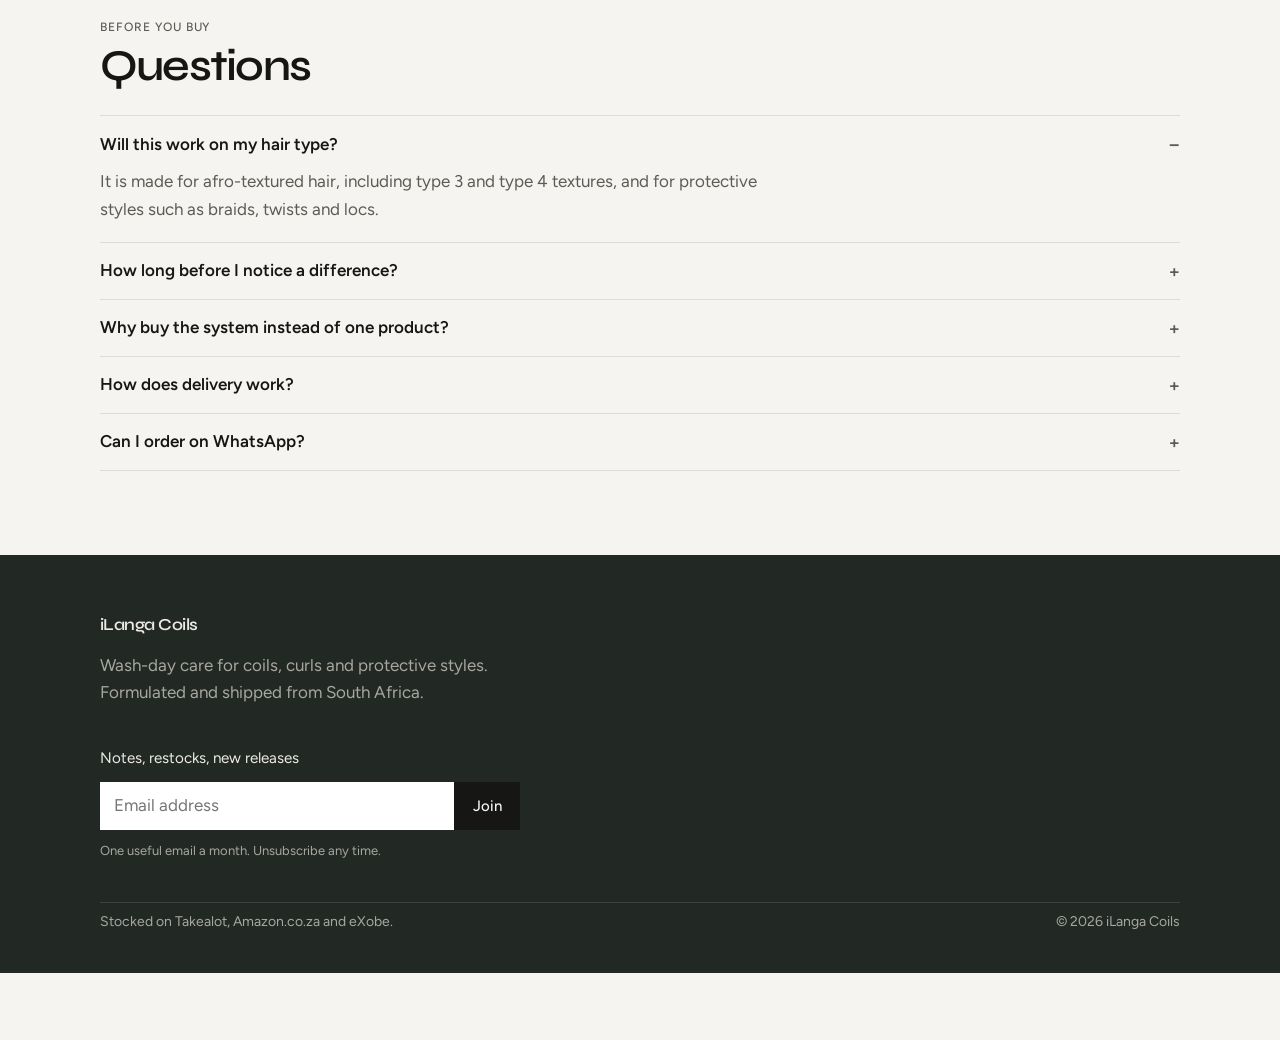
<file: simple.html>
<!DOCTYPE html>
<html lang="en-ZA" data-palette="parchment">
<head>
  <meta charset="UTF-8">
  <meta name="viewport" content="width=device-width, initial-scale=1.0">
  <meta name="description" content="iLanga Coils — a three-step wash-day system for coils, curls and protective styles. Made in South Africa.">
  <title>iLanga Coils</title>
  <link rel="preconnect" href="https://fonts.googleapis.com">
  <link rel="preconnect" href="https://fonts.gstatic.com" crossorigin>
  <link href="https://fonts.googleapis.com/css2?family=Figtree:ital,wght@0,400;0,500;0,600;1,400&family=Syne:wght@500;600;700&display=swap" rel="stylesheet">
  <link rel="stylesheet" href="styles-simple.css">
</head>
<body>
  <a class="skip-link" href="#main">Skip to content</a>

  <header class="header">
    <div class="wrap header-inner">
      <a class="logo" href="#home">
        <svg class="mark" viewBox="0 0 32 32" aria-hidden="true">
          <circle cx="16" cy="16" r="3.2" fill="currentColor"/>
          <path fill="none" stroke="currentColor" stroke-width="1.4" d="M16 6.2a9.8 9.8 0 1 1-8.5 4.9"/>
          <path fill="none" stroke="currentColor" stroke-width="1.4" d="M16 2.8a13.2 13.2 0 1 1-11.4 6.6"/>
        </svg>
        iLanga Coils
      </a>

      <div class="header-links">
        <nav class="nav" id="nav">
          <a href="#shop">Shop</a>
          <a href="#routine">Routine</a>
          <a href="#faq">FAQ</a>
        </nav>

        <button class="cart-btn" id="cartButton" type="button">
          Cart <span id="cartCount">0</span>
        </button>
      </div>

      <button class="menu-btn" id="menuBtn" type="button" aria-label="Open menu" aria-expanded="false" aria-controls="nav">
        <span></span><span></span>
      </button>
    </div>
  </header>

  <main id="main">
    <section class="hero" id="home">
      <div class="wrap hero-inner">
        <div class="hero-copy">
          <p class="eyebrow">Haircare · South Africa</p>
          <h1>Care for<br>coils.</h1>
          <p class="lede">
            A three-step wash-day system for afro-textured hair and protective styles,
            built around shea butter, rosemary and peppermint.
          </p>
          <a class="btn" href="#shop">Shop the system</a>
        </div>

        <div class="hero-visual">
          <img
            src="Clarifying Shampoo - Rosemary Blend.jpeg"
            alt="iLanga Coils clarifying shampoo, rosemary blend, 250ml"
            width="900"
            height="1200"
            fetchpriority="high"
          >
        </div>
      </div>
    </section>

    <section class="routine" id="routine">
      <div class="wrap">
        <ol class="steps">
          <li>
            <span>Cleanse</span>
            <strong>Clarifying Shampoo</strong>
            <p>Lifts build-up without stripping the strand.</p>
          </li>
          <li>
            <span>Soften</span>
            <strong>Conditioner</strong>
            <p>Restores slip so detangling is gentler.</p>
          </li>
          <li>
            <span>Seal</span>
            <strong>Hair Growth Oil</strong>
            <p>Rosemary blend for wash day and in between.</p>
          </li>
        </ol>
      </div>
    </section>

    <section class="shop" id="shop">
      <div class="wrap">
        <div class="section-head">
          <div>
            <p class="eyebrow">The collection</p>
            <h2>The range.</h2>
          </div>
          <div class="section-head-aside">
            <p>Start with the sequence, then add what your hair actually needs.</p>
            <button class="btn" type="button" data-product="3-Step Growth System">Add the system · R699</button>
          </div>
        </div>

        <ul class="products">
          <li>
            <article class="product">
              <div class="product-image fill">
                <img src="Clarifying Shampoo - Rosemary Blend2.jpeg" alt="Clarifying Shampoo, rosemary blend, 250ml" width="800" height="1000" loading="lazy">
              </div>
              <div class="product-meta">
                <p>Step one · 250ml</p>
                <h3>Clarifying Shampoo</h3>
                <button type="button" data-product="Clarifying Shampoo">Add</button>
              </div>
            </article>
          </li>
          <li>
            <article class="product">
              <div class="product-image">
                <img src="Clarifying Conditioner - Rosemary Blend2.jpeg" alt="Conditioner, rosemary blend, 250ml" width="800" height="1000" loading="lazy">
              </div>
              <div class="product-meta">
                <p>Step two · 250ml</p>
                <h3>Conditioner</h3>
                <button type="button" data-product="Conditioner">Add</button>
              </div>
            </article>
          </li>
          <li>
            <article class="product">
              <div class="product-image">
                <img src="Hair Growth Oil1.jpeg" alt="Hair Growth Oil, rosemary blend, 100ml" width="800" height="1000" loading="lazy">
              </div>
              <div class="product-meta">
                <p>Step three · 100ml</p>
                <h3>Hair Growth Oil</h3>
                <button type="button" data-product="Hair Growth Oil">Add</button>
              </div>
            </article>
          </li>
          <li>
            <article class="product">
              <div class="product-image fill">
                <img src="Premium Shea Butter Small1.png" alt="Shea butter, unscented blend, 100ml" width="800" height="1000" loading="lazy">
              </div>
              <div class="product-meta">
                <p>Unscented · 100ml</p>
                <h3>Shea Butter</h3>
                <button type="button" data-product="Shea Butter 100ml">Add</button>
              </div>
            </article>
          </li>
          <li>
            <article class="product">
              <div class="product-image">
                <img src="Premium Shea Butter Large1.png" alt="Shea butter, scented blend, 250ml" width="800" height="1000" loading="lazy">
              </div>
              <div class="product-meta">
                <p>Scented · 250ml</p>
                <h3>Shea Butter</h3>
                <button type="button" data-product="Shea Butter 250ml">Add</button>
              </div>
            </article>
          </li>
          <li>
            <article class="product">
              <div class="product-image fill">
                <img src="iLanga Coils Hair Bonnet2.jpeg" alt="Woman wearing the iLanga Coils satin hair bonnet" width="800" height="1000" loading="lazy">
              </div>
              <div class="product-meta">
                <p>Protective wear</p>
                <h3>Satin Hair Bonnet</h3>
                <button type="button" data-product="Satin Hair Bonnet">Add</button>
              </div>
            </article>
          </li>
        </ul>
      </div>
    </section>

    <section class="ingredients" id="ingredients">
      <div class="wrap ingredients-inner">
        <div>
          <p class="eyebrow">Inside the formulas</p>
          <h2>Four ingredients.</h2>
        </div>
        <dl>
          <div>
            <dt>Shea butter</dt>
            <dd>Helps hold moisture in after washing.</dd>
          </div>
          <div>
            <dt>Castor oil</dt>
            <dd>A rich, slow-absorbing oil used across the range.</dd>
          </div>
          <div>
            <dt>Rosemary</dt>
            <dd>A traditional botanical in the scalp-focused formulas.</dd>
          </div>
          <div>
            <dt>Peppermint</dt>
            <dd>The cooling, fresh note of the routine.</dd>
          </div>
        </dl>
      </div>
    </section>

    <section class="faq" id="faq">
      <div class="wrap faq-inner">
        <div>
          <p class="eyebrow">Before you buy</p>
          <h2>Questions</h2>
        </div>
        <div class="faq-list">
          <details open>
            <summary>Will this work on my hair type?</summary>
            <p>It is made for afro-textured hair, including type 3 and type 4 textures, and for protective styles such as braids, twists and locs.</p>
          </details>
          <details>
            <summary>How long before I notice a difference?</summary>
            <p>Give any routine a full cycle before judging it. Hair changes gradually. The first change is often a better wash day and less breakage.</p>
          </details>
          <details>
            <summary>Why buy the system instead of one product?</summary>
            <p>The three products are meant to be used in sequence. The bundle also costs less than buying them separately.</p>
          </details>
          <details>
            <summary>How does delivery work?</summary>
            <p>We deliver nationwide. Courier timing will be confirmed with your order. Free delivery over R650.</p>
          </details>
          <details>
            <summary>Can I order on WhatsApp?</summary>
            <p>Yes. Send your order and delivery address and the team can confirm it directly.</p>
          </details>
        </div>
      </div>
    </section>
  </main>

  <footer class="footer">
    <div class="wrap footer-inner">
      <div class="footer-brand">
        <a class="logo" href="#home">iLanga Coils</a>
        <p>Wash-day care for coils, curls and protective styles. Formulated and shipped from South Africa.</p>
      </div>

      <form id="newsletterForm" class="signup">
        <label for="email">Notes, restocks, new releases</label>
        <div class="signup-row">
          <input id="email" name="email" type="email" autocomplete="email" placeholder="Email address" required>
          <button class="btn" type="submit">Join</button>
        </div>
        <p class="signup-note" id="newsletterMessage">One useful email a month. Unsubscribe any time.</p>
      </form>

      <div class="footer-meta">
        <p>Stocked on Takealot, Amazon.co.za and eXobe.</p>
        <p>© 2026 iLanga Coils</p>
      </div>
    </div>
  </footer>

  <div class="toast" id="toast" role="status" aria-live="polite"></div>

  <div class="palette-bar" role="region" aria-label="Colour palette samples">
    <p>Samples</p>
    <button type="button" data-palette="parchment" aria-pressed="true">Parchment</button>
    <button type="button" data-palette="blush">Blush</button>
    <button type="button" data-palette="rosemary">Rosemary</button>
    <button type="button" data-palette="night">Night</button>
  </div>

  <script src="script.js"></script>
</body>
</html>
</file>
<file: styles.css>
:root {
  --paper: #f4f4f2;
  --white: #fff;
  --ink: #111111;
  --mute: #5c5c5c;
  --line: #dcdcd8;
  --soft: #8a8a8a;
  --max: 1120px;
  --gutter: clamp(18px, 4vw, 40px);
  --ease: cubic-bezier(0.22, 0.61, 0.36, 1);
}

*,
*::before,
*::after { box-sizing: border-box; }

html { scroll-behavior: smooth; }

body {
  margin: 0;
  background: var(--paper);
  color: var(--ink);
  font-family: Figtree, system-ui, sans-serif;
  font-size: 1.0625rem;
  line-height: 1.6;
  -webkit-font-smoothing: antialiased;
}

img { max-width: 100%; display: block; }
a { color: inherit; text-decoration: none; }
button, input { font: inherit; color: inherit; }
button { cursor: pointer; }
h1, h2, h3, p, ul, ol, dl { margin: 0; padding: 0; }
ul, ol { list-style: none; }

.shell {
  width: min(calc(100% - 2 * var(--gutter)), var(--max));
  margin-inline: auto;
}

.skip-link {
  position: absolute;
  left: var(--gutter);
  top: -80px;
  z-index: 80;
  background: var(--ink);
  color: var(--paper);
  padding: 0.55rem 0.85rem;
}

.skip-link:focus { top: 0.75rem; }

:focus-visible {
  outline: 2px solid var(--ink);
  outline-offset: 3px;
}

.kicker {
  font-size: 0.72rem;
  font-weight: 600;
  letter-spacing: 0.14em;
  text-transform: uppercase;
  color: var(--mute);
}

.kicker.light { color: #a3a3a3; }

h1, h2, h3, .logo {
  font-family: "Bricolage Grotesque", Figtree, sans-serif;
  font-weight: 560;
  letter-spacing: -0.04em;
  line-height: 1;
}

h1 { font-size: clamp(2.4rem, 6vw, 4.2rem); }
h2 { font-size: clamp(1.9rem, 4vw, 3rem); }
h3 { font-size: 1.15rem; }

.btn {
  display: inline-flex;
  align-items: center;
  justify-content: center;
  min-height: 48px;
  padding: 0 1.15rem;
  border: 0;
  background: var(--ink);
  color: var(--white);
  font-size: 0.92rem;
  font-weight: 600;
  transition: background 180ms var(--ease);
}

.btn:hover { background: #333; }

.btn-ghost {
  background: transparent;
  color: var(--ink);
  border: 1px solid var(--ink);
}

.btn-ghost:hover { background: var(--ink); color: var(--white); }

.shop-links {
  display: flex;
  flex-wrap: wrap;
  gap: 0.65rem;
}

.header {
  position: sticky;
  top: 0;
  z-index: 40;
  background: color-mix(in srgb, var(--paper) 88%, transparent);
  backdrop-filter: blur(14px);
  border-bottom: 1px solid var(--line);
}

.header-inner {
  min-height: 72px;
  display: flex;
  align-items: center;
  gap: 1.5rem;
}

.logo { font-size: 1.15rem; }

.nav {
  display: flex;
  gap: 1.5rem;
  margin-left: auto;
}

.nav a,
.menu-btn {
  display: inline-flex;
  align-items: center;
  height: 44px;
  padding: 0;
  border: 0;
  background: none;
  line-height: 1;
  color: var(--mute);
  font-size: 0.92rem;
  font-weight: 600;
}

.nav a:hover { color: var(--ink); }

.menu-btn {
  display: none;
  width: 44px;
  flex-direction: column;
  justify-content: center;
  gap: 6px;
}

.menu-btn span {
  display: block;
  width: 18px;
  height: 1.5px;
  background: var(--ink);
}

.hero {
  display: grid;
  grid-template-columns: 1.1fr 0.9fr;
  min-height: calc(100dvh - 72px);
  background: var(--ink);
}

.hero-photo { min-height: 100%; overflow: hidden; }

.hero-photo img {
  width: 100%;
  height: 100%;
  object-fit: cover;
  min-height: 520px;
}

.hero-panel {
  display: flex;
  flex-direction: column;
  justify-content: center;
  padding: clamp(2.4rem, 6vw, 4.2rem) clamp(1.5rem, 4vw, 3.2rem);
  color: var(--white);
}

.hero-panel .kicker { color: #9a9a9a; }

.lede {
  max-width: 36ch;
  margin-top: 1.2rem;
  color: #b5b5b5;
}

.hero .shop-links { margin-top: 1.6rem; }

.hero .btn {
  background: var(--white);
  color: var(--ink);
}

.hero .btn:hover { background: #e8e8e8; }

.hero .btn-ghost {
  background: transparent;
  color: var(--white);
  border-color: #8a8a8a;
}

.hero .btn-ghost:hover { background: var(--white); color: var(--ink); }

.ritual {
  padding: clamp(3.2rem, 7vw, 5.2rem) 0;
  background: var(--white);
}

.ritual-inner {
  display: grid;
  grid-template-columns: 0.85fr 1.15fr;
  gap: clamp(2rem, 5vw, 4rem);
}

.ritual-intro h2 { margin: 0.5rem 0 0.9rem; }
.ritual-intro p { max-width: 34ch; color: var(--mute); }

.path { border-left: 1px solid var(--ink); padding-left: 1.4rem; }
.path li { padding: 0 0 1.6rem; }
.path li:last-child { padding-bottom: 0; }

.path b {
  display: block;
  font-size: 0.72rem;
  letter-spacing: 0.14em;
  text-transform: uppercase;
  color: var(--mute);
}

.path strong { display: block; margin: 0.3rem 0; font-size: 1.4rem; }
.path a:hover { text-decoration: underline; text-underline-offset: 0.12em; }
.path p { color: var(--mute); max-width: 40ch; }
.path span { display: inline-block; margin-top: 0.4rem; font-size: 0.88rem; font-weight: 600; }

.shop { padding: clamp(3.2rem, 7vw, 5.2rem) 0; }

.shop-head {
  display: flex;
  justify-content: space-between;
  align-items: end;
  gap: 1.4rem;
  margin-bottom: 2rem;
}

.shop-head h2 { margin-top: 0.45rem; }

.products {
  display: grid;
  grid-template-columns: repeat(3, 1fr);
  gap: 1.1rem;
}

.product {
  display: flex;
  flex-direction: column;
  background: var(--white);
}

.product-image {
  display: block;
  width: 100%;
  padding: 0;
  border: 0;
  aspect-ratio: 4 / 5;
  background: var(--white);
  overflow: hidden;
}

.product-image img {
  width: 100%;
  height: 100%;
  object-fit: contain;
  transition: transform 500ms var(--ease);
}

.product-image.fill img { object-fit: cover; }
.product-image:hover img { transform: scale(1.03); }

.product-meta {
  flex: 1;
  display: flex;
  flex-direction: column;
  padding: 0.85rem 0.8rem 1rem;
}

.product-line {
  font-size: 0.72rem;
  letter-spacing: 0.1em;
  text-transform: uppercase;
  color: var(--mute);
}

.product-meta h3 { margin-top: 0.35rem; }

.product-tag {
  margin-top: 0.35rem;
  color: var(--mute);
  font-size: 0.92rem;
  line-height: 1.45;
}

.product-price {
  margin-top: 0.5rem;
  font-size: 0.95rem;
  font-weight: 600;
}

.product-actions {
  display: flex;
  gap: 0.5rem;
  margin-top: auto;
  padding-top: 1rem;
}

.product-actions .btn {
  flex: 1;
  min-height: 44px;
  padding: 0 0.8rem;
  font-size: 0.86rem;
}

.gallery {
  padding: clamp(3.2rem, 7vw, 5.2rem) 0;
  background: var(--white);
}

.gallery-head {
  display: flex;
  justify-content: space-between;
  align-items: end;
  gap: 1.4rem;
  margin-bottom: 2rem;
}

.gallery-head h2 { margin-top: 0.45rem; }
.gallery-head > p { max-width: 32ch; color: var(--mute); }

.gallery-grid {
  display: grid;
  grid-template-columns: 1fr 1.5fr 1fr;
  gap: 1.1rem;
}

.gallery-grid figure {
  margin: 0;
  height: clamp(380px, 44vw, 560px);
  overflow: hidden;
  background: var(--paper);
}

.gallery-grid img {
  width: 100%;
  height: 100%;
  object-fit: cover;
}

.gallery-shea img { object-position: center 40%; }
.gallery-oil img { object-position: center 35%; }

.popup { padding: clamp(3.2rem, 7vw, 5.2rem) 0; }

.popup-inner {
  display: grid;
  grid-template-columns: 1.3fr 0.7fr;
  gap: clamp(2rem, 5vw, 4rem);
  align-items: center;
}

.popup-main img {
  width: 100%;
  aspect-ratio: 3 / 2;
  object-fit: cover;
}

.popup-copy h2 { margin: 0.5rem 0 0.9rem; }
.popup-copy p { max-width: 32ch; color: var(--mute); }

.popup-copy img {
  width: 100%;
  margin-top: 1.8rem;
  aspect-ratio: 4 / 3;
  object-fit: cover;
}

html:has(.detail[open]) { overflow: hidden; }

.detail {
  width: min(calc(100% - 2 * var(--gutter)), 960px);
  max-width: none;
  max-height: min(88dvh, 760px);
  padding: 0;
  border: 0;
  background: var(--white);
  color: var(--ink);
  overflow: hidden;
}

.detail[open] { animation: detail-in 260ms var(--ease); }

.detail::backdrop {
  background: rgba(17, 17, 17, 0.62);
  backdrop-filter: blur(4px);
}

@keyframes detail-in {
  from { opacity: 0; transform: translateY(14px); }
}

.detail-close {
  position: absolute;
  top: 0.6rem;
  right: 0.6rem;
  z-index: 2;
  width: 44px;
  height: 44px;
  border: 0;
  background: var(--white);
  font-size: 1.6rem;
  line-height: 1;
}

.detail-close:hover { background: var(--paper); }

.detail-content {
  display: grid;
  grid-template-columns: 0.85fr 1.15fr;
  max-height: inherit;
}

.detail-image { background: var(--white); }

.detail-image img {
  width: 100%;
  height: 100%;
  object-fit: contain;
}

.detail-image.fill img { object-fit: cover; }

.detail-body {
  overflow-y: auto;
  overscroll-behavior: contain;
  max-height: min(88dvh, 760px);
  padding: clamp(1.6rem, 4vw, 2.6rem);
}

.detail-body h2 {
  margin: 0.5rem 0 0.4rem;
  padding-right: 2.5rem;
  font-size: clamp(1.7rem, 3.4vw, 2.3rem);
}

.detail-price { margin-bottom: 1.1rem; font-weight: 600; }

.detail-body > p:not(.kicker, .detail-price) {
  max-width: 54ch;
  margin-bottom: 0.8rem;
  color: var(--mute);
}

.detail-list { margin: 1.4rem 0 1.6rem; }

.detail-list ul { margin: -0.15rem 0 1.1rem; }

.detail-list li {
  position: relative;
  padding-left: 1.05rem;
  color: var(--mute);
}

.detail-list li + li { margin-top: 0.35rem; }

.detail-list li::before {
  content: "";
  position: absolute;
  left: 0;
  top: 0.7em;
  width: 5px;
  height: 5px;
  background: var(--ink);
}

.detail-list b { color: var(--ink); font-weight: 600; }

.detail-list details p + p { margin-top: -0.6rem; }

.ingredients {
  display: grid;
  grid-template-columns: 1fr 1fr;
  background: var(--ink);
  color: var(--white);
}

.ingredients-photo img {
  width: 100%;
  height: 100%;
  object-fit: cover;
  min-height: 520px;
}

.ingredients-copy {
  padding: clamp(2.6rem, 6vw, 4.4rem) clamp(1.5rem, 5vw, 3.4rem);
}

.ingredients-copy h2 { margin: 0.5rem 0 1.4rem; }

.ingredients dl > div {
  display: grid;
  grid-template-columns: 8.5rem minmax(0, 1fr);
  gap: 1rem;
  padding: 0.9rem 0;
  border-top: 1px solid rgba(255, 255, 255, 0.14);
}

.ingredients dl > div:last-child { border-bottom: 1px solid rgba(255, 255, 255, 0.14); }

.ingredients dt { font-weight: 600; }
.ingredients dd { margin: 0; color: #b5b5b5; }

.faq {
  background: var(--white);
  padding: clamp(3.2rem, 7vw, 5.2rem) 0;
}

.faq h2 { margin: 0.4rem 0 1.3rem; }

.faq-list details { border-top: 1px solid var(--line); }
.faq-list details:last-child { border-bottom: 1px solid var(--line); }

.faq-list summary {
  cursor: pointer;
  list-style: none;
  min-height: 56px;
  display: flex;
  align-items: center;
  justify-content: space-between;
  gap: 1rem;
  font-weight: 600;
}

.faq-list summary::-webkit-details-marker { display: none; }

.faq-list summary::after {
  content: "+";
  color: var(--mute);
  flex-shrink: 0;
  font-size: 1.25rem;
}

.faq-list details[open] summary::after { content: "–"; }

.faq-list details p {
  margin: -0.15rem 0 1.1rem;
  max-width: 60ch;
  color: var(--mute);
}

.footer {
  background: var(--ink);
  color: var(--white);
  padding: 3rem 0 1.5rem;
}

.footer-grid {
  display: grid;
  grid-template-columns: 1fr 1fr;
  gap: 2rem;
  padding-bottom: 2rem;
}

.footer .logo { color: var(--white); }
.footer p {
  max-width: 38ch;
  margin-top: 0.8rem;
  color: #a3a3a3;
}

.footer p a {
  color: var(--white);
  text-decoration: underline;
  text-underline-offset: 0.18em;
}

.footer p a:hover { color: #e8e8e8; }

.signup label { display: block; margin-bottom: 0.55rem; font-weight: 600; }
.signup-row { display: flex; max-width: 420px; }

.signup input {
  flex: 1;
  min-width: 0;
  min-height: 48px;
  border: 0;
  padding: 0 0.85rem;
  background: var(--white);
  color: var(--ink);
}

.signup .btn { background: var(--white); color: var(--ink); }
.signup .btn:hover { background: #e8e8e8; }

.signup-note {
  margin-top: 0.6rem;
  font-size: 0.8rem;
  color: #8a8a8a;
}

.footer-end {
  display: flex;
  justify-content: space-between;
  gap: 1rem;
  padding-top: 1rem;
  border-top: 1px solid rgba(255, 255, 255, 0.12);
  color: #8a8a8a;
  font-size: 0.85rem;
}

#ritual { scroll-margin-top: 88px; }

@media (max-width: 900px) {
  .menu-btn { display: flex; margin-left: auto; }
  .nav {
    display: none;
    position: absolute;
    top: 72px;
    left: 0;
    right: 0;
    margin: 0;
    flex-direction: column;
    gap: 0;
    padding: 0.4rem var(--gutter) 1rem;
    background: var(--paper);
    border-bottom: 1px solid var(--line);
  }
  .nav.open { display: flex; }
  .nav a {
    height: auto;
    min-height: 44px;
    padding: 0.8rem 0;
    border-bottom: 1px solid var(--line);
  }

  .hero,
  .ritual-inner,
  .ingredients,
  .popup-inner,
  .footer-grid { grid-template-columns: 1fr; }
  .products { grid-template-columns: 1fr 1fr; }
  .shop-head,
  .gallery-head { flex-direction: column; align-items: start; }

  .hero-photo img { object-position: center 30%; }

  .gallery-grid { grid-template-columns: 1fr 1fr; }
  .gallery-grid figure { height: auto; aspect-ratio: 3 / 4; }
  .gallery-grid .gallery-wide { grid-column: 1 / -1; order: -1; aspect-ratio: 4 / 3; }

  .popup-copy { display: grid; grid-template-columns: 1fr 1fr; gap: 0 1.4rem; align-items: start; }
  .popup-copy img { grid-column: 2; grid-row: 1 / span 3; margin-top: 0; }
}

@media (max-width: 720px) {
  .detail {
    width: 100%;
    max-height: 92dvh;
    margin: auto 0 0;
  }
  .detail-content {
    display: flex;
    flex-direction: column;
    max-height: 92dvh;
  }
  .detail-image { flex-shrink: 0; height: 30dvh; }
  .detail-body { flex: 1; min-height: 0; max-height: none; }
}

@media (max-width: 560px) {
  .hero-photo img { min-height: 400px; }
  .products { grid-template-columns: 1fr; }
  .ingredients dl > div { grid-template-columns: 1fr; gap: 0.2rem; }
  .ingredients-photo img { min-height: 400px; }
  .gallery-grid { gap: 0.7rem; }
  .popup-copy { display: block; }
  .popup-copy img { margin-top: 1.4rem; }
  .signup-row { flex-direction: column; }
  .footer-end { flex-direction: column; }
}

@media (prefers-reduced-motion: reduce) {
  html { scroll-behavior: auto; }
  *, *::before, *::after {
    transition: none !important;
    animation: none !important;
  }
}
</file>
<file: styles-rosemary.css>
:root {
  --sage: #dce6d8;
  --leaf: #eef3ea;
  --night: #1a2a1e;
  --needle: #2f4a36;
  --bloom: #8d6e86;
  --mute: #5c6b5e;
  --line: #c5d0c2;
  --max: 1120px;
  --gutter: clamp(18px, 4vw, 42px);
  --ease: cubic-bezier(0.22, 0.61, 0.36, 1);
}

*,
*::before,
*::after { box-sizing: border-box; }

html { scroll-behavior: smooth; }

body {
  margin: 0;
  background: var(--sage);
  color: var(--night);
  font-family: Figtree, system-ui, sans-serif;
  font-size: 1.0625rem;
  line-height: 1.6;
  -webkit-font-smoothing: antialiased;
}

img { max-width: 100%; display: block; }
a { color: inherit; text-decoration: none; }
button, input { font: inherit; color: inherit; }
button { cursor: pointer; }
h1, h2, h3, p, ul, ol, dl, figure { margin: 0; padding: 0; }
ul, ol { list-style: none; }

.shell {
  width: min(calc(100% - 2 * var(--gutter)), var(--max));
  margin-inline: auto;
}

.skip-link {
  position: absolute;
  left: var(--gutter);
  top: -80px;
  z-index: 80;
  background: var(--night);
  color: var(--leaf);
  padding: 0.55rem 0.85rem;
}

.skip-link:focus { top: 0.75rem; }

:focus-visible {
  outline: 2px solid var(--needle);
  outline-offset: 3px;
}

.kicker,
.latin,
.step {
  font-size: 0.74rem;
  letter-spacing: 0.14em;
  text-transform: uppercase;
  font-weight: 600;
  color: var(--mute);
}

.latin {
  font-style: italic;
  letter-spacing: 0.08em;
  text-transform: none;
  font-family: Newsreader, Georgia, serif;
  color: var(--bloom);
}

h1, h2, h3, .logo {
  font-family: Newsreader, Georgia, serif;
  font-weight: 560;
  letter-spacing: -0.03em;
  line-height: 1.02;
}

h1 { font-size: clamp(2.8rem, 7vw, 5rem); }
h2 { font-size: clamp(2rem, 4.6vw, 3.3rem); }
h3 { font-size: 1.28rem; }

.btn {
  display: inline-flex;
  align-items: center;
  justify-content: center;
  min-height: 48px;
  padding: 0 1.15rem;
  border: 0;
  background: var(--needle);
  color: var(--leaf);
  font-size: 0.92rem;
  font-weight: 600;
  transition: background 180ms var(--ease);
}

.btn:hover { background: var(--night); }

.header {
  position: sticky;
  top: 0;
  z-index: 40;
  background: color-mix(in srgb, var(--sage) 88%, transparent);
  backdrop-filter: blur(14px);
  border-bottom: 1px solid var(--line);
}

.header-inner {
  min-height: 74px;
  display: flex;
  align-items: center;
  gap: 1.4rem;
}

.logo {
  display: inline-flex;
  align-items: center;
  gap: 0.5rem;
  font-size: 1.35rem;
  font-style: italic;
}

.sprig {
  width: 22px;
  height: 22px;
  color: var(--needle);
}

.nav {
  display: flex;
  gap: 1.5rem;
  margin-left: auto;
}

.nav a,
.cart-btn,
.menu-btn {
  display: inline-flex;
  align-items: center;
  height: 44px;
  padding: 0;
  border: 0;
  background: none;
  line-height: 1;
  color: var(--mute);
  font-size: 0.92rem;
  font-weight: 600;
}

.nav a:hover,
.cart-btn:hover { color: var(--night); }

.cart-btn { gap: 0.3em; }
.cart-btn span { color: var(--needle); }

.menu-btn {
  display: none;
  width: 44px;
  flex-direction: column;
  justify-content: center;
  gap: 6px;
}

.menu-btn span {
  display: block;
  width: 18px;
  height: 1.5px;
  background: var(--night);
}

.hero {
  position: relative;
  min-height: calc(100dvh - 74px);
  display: flex;
  align-items: end;
  justify-content: end;
  padding: var(--gutter);
}

.hero-bg {
  position: absolute;
  inset: 0;
  width: 100%;
  height: 100%;
  object-fit: cover;
}

.hero-card {
  position: relative;
  width: min(100%, 34rem);
  background: color-mix(in srgb, var(--leaf) 92%, transparent);
  backdrop-filter: blur(10px);
  padding: clamp(1.6rem, 4vw, 2.4rem);
  border: 1px dashed var(--needle);
}

.hero-card h1 { margin: 0.45rem 0 0.9rem; }

.lede {
  max-width: 38ch;
  color: var(--mute);
}

.hero .btn { margin-top: 1.4rem; }

.ritual {
  padding: clamp(3.4rem, 8vw, 5.8rem) 0;
  background: var(--leaf);
}

.ritual-head { max-width: 18ch; margin-bottom: 2.4rem; }
.ritual-head h2 { margin-top: 0.45rem; }

.stem {
  display: grid;
  grid-template-columns: repeat(3, 1fr);
  gap: 1.6rem;
  position: relative;
}

.stem::before {
  content: "";
  position: absolute;
  left: 8%;
  right: 8%;
  top: 11px;
  height: 0;
  border-top: 2px solid var(--needle);
}

.stem li { padding-top: 2rem; position: relative; }

.node {
  position: absolute;
  top: 4px;
  left: 0;
  width: 16px;
  height: 16px;
  border: 2px solid var(--needle);
  background: var(--leaf);
  border-radius: 50%;
}

.node::after {
  content: "";
  position: absolute;
  left: 18px;
  top: 3px;
  width: 10px;
  height: 8px;
  border-left: 2px solid var(--needle);
  border-bottom: 2px solid var(--needle);
  transform: rotate(-28deg);
}

.step { color: var(--bloom); margin-bottom: 0.4rem; }
.stem h3 { margin-bottom: 0.4rem; }
.stem p { color: var(--mute); max-width: 32ch; }
.stem b { display: block; margin-top: 0.7rem; font-size: 0.92rem; }

.shop { padding: clamp(3.4rem, 8vw, 5.8rem) 0; }

.shop-head {
  display: flex;
  justify-content: space-between;
  align-items: end;
  gap: 1.4rem;
  margin-bottom: 2rem;
}

.shop-head h2 { margin-top: 0.45rem; }

.packets {
  display: grid;
  grid-template-columns: repeat(3, 1fr);
  gap: 1rem;
}

.packet {
  background: var(--leaf);
  border: 1px solid var(--line);
}

.packet-art {
  aspect-ratio: 4 / 5;
  background: #fff;
  overflow: hidden;
}

.packet-art img {
  width: 100%;
  height: 100%;
  object-fit: contain;
}

.packet-art.fill img { object-fit: cover; }

.packet-label { padding: 0.85rem 0.9rem 1rem; }
.packet-label p {
  font-size: 0.72rem;
  letter-spacing: 0.1em;
  text-transform: uppercase;
  color: var(--mute);
}

.packet-label div {
  display: flex;
  justify-content: space-between;
  align-items: center;
  margin-top: 0.55rem;
}

.packet-label button {
  border: 0;
  background: none;
  min-height: 40px;
  padding: 0;
  color: var(--needle);
  font-weight: 600;
}

.packet-label button:hover { color: var(--night); }

.herbarium {
  display: grid;
  grid-template-columns: 1.05fr 0.95fr;
  background: var(--night);
  color: var(--leaf);
}

.specimen img {
  width: 100%;
  height: 100%;
  object-fit: cover;
  min-height: 560px;
}

.specimen figcaption {
  padding: 0.7rem var(--gutter) 1rem;
  font-size: 0.78rem;
  letter-spacing: 0.08em;
  text-transform: uppercase;
  color: #b7c4b6;
}

.notes { padding: clamp(2.6rem, 6vw, 4.5rem) clamp(1.5rem, 5vw, 3.6rem); }
.notes .kicker { color: #b7c4b6; }
.notes h2 { margin: 0.45rem 0 1.5rem; }

.notes dl > div {
  display: grid;
  grid-template-columns: 8.5rem minmax(0, 1fr);
  gap: 1rem;
  padding: 0.9rem 0;
  border-top: 1px solid rgba(238, 243, 234, 0.14);
}

.notes dl > div:last-child { border-bottom: 1px solid rgba(238, 243, 234, 0.14); }

.notes dt {
  font-family: Newsreader, Georgia, serif;
  font-style: italic;
  color: #d4b8ce;
}

.notes dd { margin: 0; color: #c5d0c3; }

.faq {
  background: var(--leaf);
  padding: clamp(3.4rem, 8vw, 5.8rem) 0;
}

.faq h2 { margin: 0.4rem 0 1.4rem; }

.faq-list details { border-top: 1px solid var(--line); }
.faq-list details:last-child { border-bottom: 1px solid var(--line); }

.faq-list summary {
  cursor: pointer;
  list-style: none;
  min-height: 56px;
  display: flex;
  align-items: center;
  justify-content: space-between;
  gap: 1rem;
  font-weight: 600;
}

.faq-list summary::-webkit-details-marker { display: none; }

.faq-list summary::after {
  content: "+";
  color: var(--needle);
  flex-shrink: 0;
  font-size: 1.25rem;
}

.faq-list details[open] summary::after { content: "–"; }

.faq-list details p {
  margin: -0.15rem 0 1.1rem;
  max-width: 60ch;
  color: var(--mute);
}

.footer {
  background: var(--night);
  color: var(--leaf);
  padding: 3rem 0 1.5rem;
}

.footer-grid {
  display: grid;
  grid-template-columns: 1fr 1fr;
  gap: 2rem;
  padding-bottom: 2rem;
}

.footer .logo { color: var(--leaf); font-style: italic; }
.footer p {
  max-width: 38ch;
  margin-top: 0.8rem;
  color: #b7c4b6;
}

.signup label { display: block; margin-bottom: 0.55rem; font-weight: 600; }
.signup-row { display: flex; max-width: 420px; }

.signup input {
  flex: 1;
  min-width: 0;
  min-height: 48px;
  border: 0;
  padding: 0 0.85rem;
  background: var(--leaf);
  color: var(--night);
}

.signup-note {
  margin-top: 0.6rem;
  font-size: 0.8rem;
  color: #9aab99;
}

.footer-end {
  display: flex;
  justify-content: space-between;
  gap: 1rem;
  padding-top: 1rem;
  border-top: 1px solid rgba(238, 243, 234, 0.12);
  color: #8c9d8b;
  font-size: 0.85rem;
}

.toast {
  position: fixed;
  right: var(--gutter);
  bottom: var(--gutter);
  z-index: 70;
  background: var(--night);
  color: var(--leaf);
  padding: 0.8rem 1rem;
  font-size: 0.9rem;
  opacity: 0;
  transform: translateY(8px);
  pointer-events: none;
  transition: opacity 180ms var(--ease), transform 180ms var(--ease);
}

.toast.show { opacity: 1; transform: none; }

#ritual { scroll-margin-top: 88px; }

@media (max-width: 900px) {
  .menu-btn { display: flex; }
  .cart-btn { margin-left: auto; }
  .nav {
    display: none;
    position: absolute;
    top: 74px;
    left: 0;
    right: 0;
    margin: 0;
    flex-direction: column;
    gap: 0;
    padding: 0.4rem var(--gutter) 1rem;
    background: var(--sage);
    border-bottom: 1px solid var(--line);
  }
  .nav.open { display: flex; }
  .nav a {
    height: auto;
    min-height: 44px;
    padding: 0.8rem 0;
    border-bottom: 1px solid var(--line);
  }

  .stem,
  .herbarium,
  .footer-grid,
  .packets { grid-template-columns: 1fr 1fr; }
  .stem::before { display: none; }
  .shop-head { flex-direction: column; align-items: start; }
}

@media (max-width: 560px) {
  .hero { min-height: 92dvh; align-items: end; }
  .packets,
  .stem,
  .herbarium,
  .footer-grid { grid-template-columns: 1fr; }
  .notes dl > div { grid-template-columns: 1fr; gap: 0.2rem; }
  .signup-row { flex-direction: column; }
  .footer-end { flex-direction: column; }
  .specimen img { min-height: 420px; }
}

@media (prefers-reduced-motion: reduce) {
  html { scroll-behavior: auto; }
  *, *::before, *::after {
    transition: none !important;
    animation: none !important;
  }
}
</file>
<file: styles-simple.css>
:root,
html[data-palette="parchment"] {
  --paper: #f5f4f0;
  --ink: #161615;
  --mute: #5c5b56;
  --line: #dddcd6;
  --accent: #161615;
  --surface: #fff;
  --btn: #161615;
  --btn-text: #f5f4f0;
  --btn-hover: #222925;
  --footer: #222925;
  --footer-ink: #eceae4;
  --footer-mute: #a8a79f;
  --footer-line: rgba(245, 244, 240, 0.12);
  --hero-frame: #ecebe6;
}

html[data-palette="blush"] {
  --paper: #f6eaf0;
  --ink: #1a1216;
  --mute: #6d5c64;
  --line: #e8d0db;
  --accent: #d9488a;
  --surface: #fff;
  --btn: #d9488a;
  --btn-text: #fff;
  --btn-hover: #c13d7a;
  --footer: #1a1216;
  --footer-ink: #f6eaf0;
  --footer-mute: #b9a8b0;
  --footer-line: rgba(246, 234, 240, 0.14);
  --hero-frame: #f0e4ea;
}

html[data-palette="rosemary"] {
  --paper: #eef2eb;
  --ink: #1b241c;
  --mute: #5a685c;
  --line: #d4ddd2;
  --accent: #3a6a48;
  --surface: #f7f8f5;
  --btn: #1b241c;
  --btn-text: #eef2eb;
  --btn-hover: #3a6a48;
  --footer: #1b241c;
  --footer-ink: #eef2eb;
  --footer-mute: #a7b3a8;
  --footer-line: rgba(238, 242, 235, 0.14);
  --hero-frame: #e2e8de;
}

html[data-palette="night"] {
  --paper: #121110;
  --ink: #f3eee8;
  --mute: #a39e96;
  --line: #2c2a27;
  --accent: #e56ba8;
  --surface: #1c1b19;
  --btn: #e56ba8;
  --btn-text: #121110;
  --btn-hover: #f08bbd;
  --footer: #0d0c0b;
  --footer-ink: #f3eee8;
  --footer-mute: #8e8a83;
  --footer-line: rgba(243, 238, 232, 0.12);
  --hero-frame: #1c1b19;
  color-scheme: dark;
}

:root {
  --max: 1080px;
  --gutter: clamp(20px, 5vw, 48px);
  --ease: cubic-bezier(0.22, 0.61, 0.36, 1);
}

*,
*::before,
*::after { box-sizing: border-box; }

html { scroll-behavior: smooth; }

body {
  margin: 0;
  background: var(--paper);
  color: var(--ink);
  font-family: Figtree, system-ui, sans-serif;
  font-size: 1.0625rem;
  line-height: 1.6;
  -webkit-font-smoothing: antialiased;
  text-rendering: optimizeLegibility;
}

img { max-width: 100%; display: block; }
a { color: inherit; text-decoration: none; }
button, input { font: inherit; color: inherit; }
button { cursor: pointer; }
ul, ol, dl { margin: 0; padding: 0; }
h1, h2, h3, p { margin: 0; }

.wrap {
  width: min(calc(100% - 2 * var(--gutter)), var(--max));
  margin-inline: auto;
}

.skip-link {
  position: absolute;
  left: var(--gutter);
  top: -100px;
  z-index: 100;
  background: var(--ink);
  color: var(--paper);
  padding: 0.6rem 0.9rem;
}

.skip-link:focus {
  top: 0.75rem;
}

:focus-visible {
  outline: 2px solid var(--ink);
  outline-offset: 3px;
}

.eyebrow {
  font-size: 0.75rem;
  font-weight: 500;
  letter-spacing: 0.08em;
  text-transform: uppercase;
  color: var(--mute);
}

h1, h2, h3, .logo, .steps strong {
  font-family: Syne, Figtree, sans-serif;
  font-weight: 600;
  letter-spacing: -0.04em;
  line-height: 0.98;
}

h1 { font-size: clamp(2.85rem, 7vw, 5rem); }
h2 { font-size: clamp(1.85rem, 4vw, 2.75rem); }
h3 { font-size: 1.2rem; letter-spacing: -0.03em; }

.btn {
  display: inline-flex;
  align-items: center;
  justify-content: center;
  min-height: 48px;
  padding: 0 1.15rem;
  border: 0;
  background: var(--btn);
  color: var(--btn-text);
  font-size: 0.9375rem;
  font-weight: 500;
  transition: background 180ms var(--ease);
}

.btn:hover { background: var(--btn-hover); }

.header {
  position: sticky;
  top: 0;
  z-index: 40;
  background: color-mix(in srgb, var(--paper) 88%, transparent);
  backdrop-filter: blur(14px);
  border-bottom: 1px solid var(--line);
}

.header-inner {
  min-height: 72px;
  display: flex;
  align-items: center;
  gap: 1.75rem;
}

.logo {
  display: inline-flex;
  align-items: center;
  gap: 0.55rem;
  font-size: 1.05rem;
  letter-spacing: -0.03em;
}

.mark {
  width: 22px;
  height: 22px;
  flex-shrink: 0;
  color: var(--accent);
}

.header-links,
.nav {
  display: flex;
  align-items: center;
  gap: 1.75rem;
}

.header-links {
  margin-left: auto;
}

.nav a,
.cart-btn,
.menu-btn {
  display: inline-flex;
  align-items: center;
  border: 0;
  background: none;
  padding: 0;
  height: 44px;
  line-height: 1;
  color: var(--mute);
  font-size: 0.9375rem;
  font-weight: 500;
}

.nav a:hover,
.cart-btn:hover { color: var(--ink); }

.cart-btn { gap: 0.3em; }
.cart-btn span { color: var(--accent); }

.menu-btn {
  display: none;
  width: 44px;
  flex-direction: column;
  justify-content: center;
  gap: 6px;
}

.menu-btn span {
  display: block;
  width: 18px;
  height: 1.5px;
  background: var(--ink);
}

.hero {
  border-bottom: 1px solid var(--line);
}

.hero-inner {
  display: grid;
  grid-template-columns: 1fr 1fr;
  gap: clamp(2.5rem, 6vw, 5rem);
  align-items: center;
  padding: clamp(3rem, 8vw, 5.5rem) 0;
}

.hero .eyebrow { margin-bottom: 1.1rem; }

.lede {
  max-width: 38ch;
  margin-top: 1.35rem;
  color: var(--mute);
  font-size: 1.125rem;
}

.hero .btn { margin-top: 1.75rem; }

.hero-visual img {
  width: 100%;
  height: auto;
  aspect-ratio: 4 / 5;
  object-fit: cover;
  background: var(--hero-frame);
}

.routine {
  padding: clamp(2.5rem, 6vw, 4rem) 0;
}

.steps {
  list-style: none;
  display: grid;
  grid-template-columns: repeat(3, 1fr);
  gap: 2rem;
  counter-reset: step;
}

.steps li {
  counter-increment: step;
  padding-top: 1.15rem;
  border-top: 1px solid var(--line);
}

.steps span {
  display: flex;
  align-items: baseline;
  gap: 0.7rem;
  font-size: 0.75rem;
  letter-spacing: 0.08em;
  text-transform: uppercase;
  color: var(--mute);
}

.steps span::before {
  content: counter(step, decimal-leading-zero);
  color: var(--ink);
  font-weight: 600;
}

.steps strong {
  display: block;
  margin: 0.7rem 0 0.4rem;
  font-size: 1.25rem;
}

.steps p {
  color: var(--mute);
  font-size: 0.98rem;
  max-width: 32ch;
}

.shop {
  padding: clamp(3.25rem, 7vw, 5.25rem) 0;
  border-top: 1px solid var(--line);
}

.section-head {
  display: grid;
  grid-template-columns: 1fr 0.85fr;
  gap: 2rem 3rem;
  align-items: end;
  margin-bottom: 3rem;
}

.section-head h2 { margin-top: 0.7rem; }

.section-head-aside p {
  color: var(--mute);
  max-width: 36ch;
  margin-bottom: 1.25rem;
}

.products {
  list-style: none;
  display: grid;
  grid-template-columns: repeat(3, 1fr);
  gap: 1.75rem 1.15rem;
}

.product-image {
  aspect-ratio: 3 / 4;
  background: var(--surface);
  overflow: hidden;
}

.product-image img {
  width: 100%;
  height: 100%;
  object-fit: contain;
}

.product-image.fill img {
  object-fit: cover;
}

.product-meta {
  display: flex;
  flex-direction: column;
  align-items: flex-start;
  gap: 0.2rem;
  padding: 0.9rem 0.1rem 0;
}

.product-meta p {
  font-size: 0.75rem;
  letter-spacing: 0.08em;
  text-transform: uppercase;
  color: var(--mute);
}

.product-meta button {
  border: 0;
  background: none;
  min-height: 44px;
  padding: 0;
  color: var(--mute);
  font-weight: 500;
}

.product-meta button:hover { color: var(--ink); }

.ingredients {
  border-top: 1px solid var(--line);
  padding: clamp(3.25rem, 7vw, 5.25rem) 0;
}

.ingredients-inner {
  display: grid;
  gap: 1.75rem;
}

.ingredients h2 {
  margin-top: 0.45rem;
}

.ingredients dl > div {
  display: grid;
  grid-template-columns: 10.5rem minmax(0, 1fr);
  gap: 1rem 1.5rem;
  padding: 0.95rem 0;
  border-top: 1px solid var(--line);
}

.ingredients dl > div:last-child { border-bottom: 1px solid var(--line); }

.ingredients dt {
  font-weight: 600;
}

.ingredients dd {
  margin: 0;
  color: var(--mute);
}

.faq {
  border-top: 1px solid var(--line);
  padding: clamp(3.25rem, 7vw, 5.25rem) 0;
}

.faq-inner {
  display: grid;
  gap: 1.75rem;
}

.faq h2 { margin-top: 0.45rem; }

.faq-list details { border-top: 1px solid var(--line); }
.faq-list details:last-child { border-bottom: 1px solid var(--line); }

.faq-list summary {
  cursor: pointer;
  list-style: none;
  min-height: 56px;
  display: flex;
  align-items: center;
  justify-content: space-between;
  gap: 1.25rem;
  font-weight: 600;
}

.faq-list summary::-webkit-details-marker { display: none; }

.faq-list summary::after {
  content: "+";
  flex-shrink: 0;
  font-family: Syne, sans-serif;
  font-size: 1.35rem;
  font-weight: 500;
  color: var(--mute);
}

.faq-list details[open] summary::after { content: "–"; }

.faq-list details p {
  margin: -0.25rem 0 1.2rem;
  max-width: 62ch;
  color: var(--mute);
}

.footer {
  background: var(--footer);
  color: var(--footer-ink);
  padding: 3.5rem 0 2.5rem;
}

.footer-inner {
  display: grid;
  gap: 2.5rem;
}

.footer .logo { color: var(--footer-ink); }
.footer-brand p {
  max-width: 36ch;
  margin-top: 0.85rem;
  color: var(--footer-mute);
}

.signup label {
  display: block;
  margin-bottom: 0.7rem;
  font-size: 0.95rem;
}

.signup-row {
  display: flex;
  max-width: 420px;
}

.signup input {
  flex: 1;
  min-width: 0;
  min-height: 48px;
  border: 0;
  padding: 0 0.9rem;
  background: var(--surface);
  color: var(--ink);
}

.signup .btn { flex-shrink: 0; }

.signup-note {
  margin-top: 0.7rem;
  font-size: 0.8125rem;
  color: var(--footer-mute);
}

.footer-meta {
  display: flex;
  justify-content: space-between;
  gap: 1rem;
  padding-top: 0.5rem;
  border-top: 1px solid var(--footer-line);
  color: var(--footer-mute);
  font-size: 0.875rem;
}

.toast {
  position: fixed;
  right: var(--gutter);
  bottom: 4.5rem;
  z-index: 80;
  background: var(--ink);
  color: var(--paper);
  padding: 0.8rem 1rem;
  font-size: 0.9rem;
  opacity: 0;
  transform: translateY(8px);
  pointer-events: none;
  transition: opacity 180ms var(--ease), transform 180ms var(--ease);
}

.toast.show {
  opacity: 1;
  transform: none;
}

.palette-bar {
  position: sticky;
  bottom: 0;
  z-index: 50;
  display: flex;
  flex-wrap: wrap;
  align-items: center;
  gap: 0.65rem 1rem;
  padding: 0.7rem var(--gutter);
  background: var(--paper);
  border-top: 1px solid var(--line);
  font-size: 0.8125rem;
}

.palette-bar p {
  margin: 0 0.4rem 0 0;
  color: var(--mute);
  text-transform: uppercase;
  letter-spacing: 0.08em;
  font-size: 0.68rem;
  font-weight: 600;
}

.palette-bar button {
  border: 0;
  background: none;
  padding: 0.35rem 0;
  min-height: 44px;
  color: var(--mute);
  font-weight: 500;
}

.palette-bar button[aria-pressed="true"],
.palette-bar button:hover {
  color: var(--ink);
}

.palette-bar button[aria-pressed="true"] {
  box-shadow: inset 0 -1.5px 0 var(--accent);
}

#routine { scroll-margin-top: 88px; }

@media (max-width: 860px) {
  .menu-btn { display: flex; }
  .cart-btn { margin-left: auto; }

  .nav {
    display: none;
    position: absolute;
    top: 72px;
    left: 0;
    right: 0;
    margin-left: 0;
    flex-direction: column;
    gap: 0;
    padding: 0.5rem var(--gutter) 1rem;
    background: var(--paper);
    border-bottom: 1px solid var(--line);
  }

  .nav.open { display: flex; }
  .nav a {
    height: auto;
    min-height: 44px;
    padding: 0.85rem 0;
    border-bottom: 1px solid var(--line);
  }

  .hero-inner,
  .steps,
  .section-head { grid-template-columns: 1fr; }

  .products { grid-template-columns: 1fr 1fr; }
  .footer-meta { flex-direction: column; }
}

@media (max-width: 560px) {
  .hero-inner { padding: 3rem 0 3.5rem; }
  .products { grid-template-columns: 1fr; }
  .ingredients dl > div { grid-template-columns: 1fr; gap: 0.2rem; }
  .signup-row { flex-direction: column; }
}

@media (prefers-reduced-motion: reduce) {
  html { scroll-behavior: auto; }
  *, *::before, *::after {
    transition: none !important;
    animation: none !important;
  }
}
</file>
